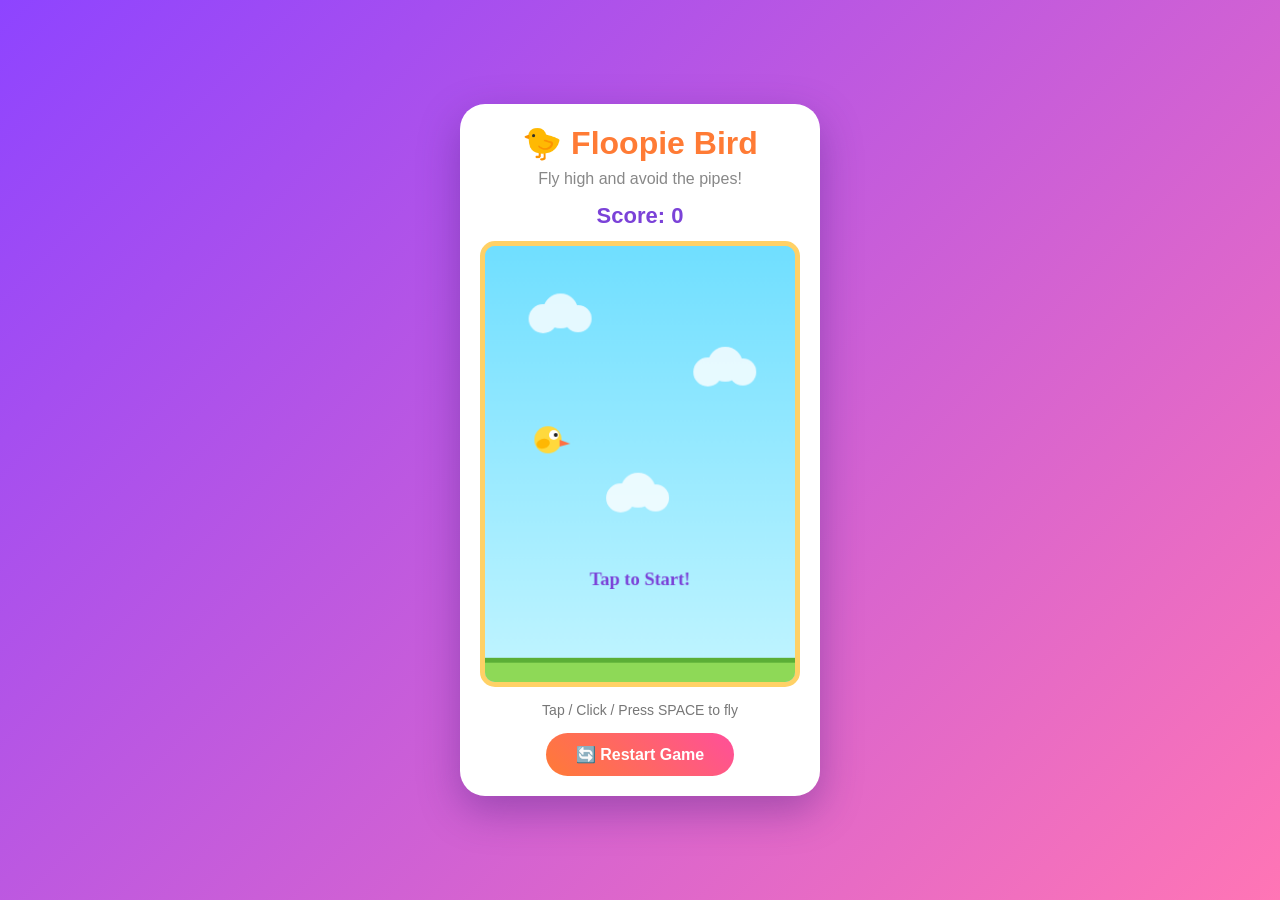
<file: bird.html>
<!DOCTYPE html>
<html lang="en">
<head>
<meta charset="UTF-8">
<meta name="viewport" content="width=device-width, initial-scale=1.0">
<title>Floopie Bird 🐤</title>

<style>
* {
    margin: 0;
    padding: 0;
    box-sizing: border-box;
}

body {
    font-family: 'Trebuchet MS', sans-serif;
    background: linear-gradient(135deg, #8e44ff, #ff75b5);
    min-height: 100vh;
    display: flex;
    justify-content: center;
    align-items: center;
}

.game-container {
    width: 360px;
    max-width: 95vw;
    text-align: center;
    background: #fff;
    padding: 20px;
    border-radius: 25px;
    box-shadow: 0 15px 40px #49208066;
}

h1 {
    color: #ff7b35;
    font-size: 32px;
    margin-bottom: 8px;
}

.subtitle {
    color: #888;
    margin-bottom: 15px;
}

.score {
    font-size: 22px;
    font-weight: bold;
    color: #7b42d8;
    margin-bottom: 12px;
}

canvas {
    width: 100%;
    height: auto;
    display: block;
    border: 5px solid #ffd166;
    border-radius: 15px;
    background: #75dfff;
    cursor: pointer;
}

.controls {
    margin-top: 15px;
    color: #777;
    font-size: 14px;
}

button {
    background: linear-gradient(45deg, #ff7b35, #ff4f9a);
    color: white;
    border: none;
    padding: 12px 30px;
    border-radius: 30px;
    font-size: 16px;
    font-weight: bold;
    cursor: pointer;
    margin-top: 15px;
    transition: 0.2s;
}

button:hover {
    transform: scale(1.07);
}

</style>
</head>

<body>

<div class="game-container">

    <h1>🐤 Floopie Bird</h1>
    <p class="subtitle">Fly high and avoid the pipes!</p>

    <div class="score">
        Score: <span id="score">0</span>
    </div>

    <canvas id="gameCanvas" width="320" height="450"></canvas>

    <p class="controls">
        Tap / Click / Press SPACE to fly
    </p>

    <button id="restartBtn">🔄 Restart Game</button>

</div>

<script>
const canvas = document.getElementById("gameCanvas");
const ctx = canvas.getContext("2d");

const scoreText = document.getElementById("score");
const restartBtn = document.getElementById("restartBtn");

let bird, pipes, score, gameOver, started;
let frame = 0;

function resetGame() {
    bird = {
        x: 65,
        y: 200,
        velocity: 0,
        gravity: 0.35,
        jump: -6.5,
        radius: 14
    };

    pipes = [];
    score = 0;
    frame = 0;
    gameOver = false;
    started = false;

    scoreText.textContent = score;
    draw();
}

function drawBird() {
    // Bird body
    ctx.fillStyle = "#FFD93D";
    ctx.beginPath();
    ctx.arc(bird.x, bird.y, bird.radius, 0, Math.PI * 2);
    ctx.fill();

    // Wing
    ctx.fillStyle = "#FFB703";
    ctx.beginPath();
    ctx.ellipse(
        bird.x - 5,
        bird.y + 4,
        7,
        5,
        -0.3,
        0,
        Math.PI * 2
    );
    ctx.fill();

    // Eye
    ctx.fillStyle = "white";
    ctx.beginPath();
    ctx.arc(bird.x + 6, bird.y - 5, 5, 0, Math.PI * 2);
    ctx.fill();

    ctx.fillStyle = "#222";
    ctx.beginPath();
    ctx.arc(bird.x + 8, bird.y - 5, 2, 0, Math.PI * 2);
    ctx.fill();

    // Beak
    ctx.fillStyle = "#FF7043";
    ctx.beginPath();
    ctx.moveTo(bird.x + 12, bird.y);
    ctx.lineTo(bird.x + 23, bird.y + 4);
    ctx.lineTo(bird.x + 12, bird.y + 7);
    ctx.fill();
}

function drawBackground() {
    let sky = ctx.createLinearGradient(0, 0, 0, 450);
    sky.addColorStop(0, "#70DFFF");
    sky.addColorStop(1, "#C2F5FF");

    ctx.fillStyle = sky;
    ctx.fillRect(0, 0, 320, 450);

    // Clouds
    ctx.fillStyle = "rgba(255,255,255,0.8)";

    drawCloud(60, 75);
    drawCloud(230, 130);
    drawCloud(140, 260);

    // Ground
    ctx.fillStyle = "#8ED957";
    ctx.fillRect(0, 425, 320, 25);

    ctx.fillStyle = "#5BAE36";
    ctx.fillRect(0, 425, 320, 5);
}

function drawCloud(x, y) {
    ctx.beginPath();
    ctx.arc(x, y, 15, 0, Math.PI * 2);
    ctx.arc(x + 18, y - 8, 18, 0, Math.PI * 2);
    ctx.arc(x + 36, y, 14, 0, Math.PI * 2);
    ctx.fill();
}

function createPipe() {
    let gap = 135;
    let topHeight = Math.random() * 170 + 40;

    pipes.push({
        x: 320,
        top: topHeight,
        bottom: topHeight + gap,
        width: 48,
        scored: false
    });
}

function drawPipes() {
    pipes.forEach(pipe => {
        // Pipe gradient
        let gradient = ctx.createLinearGradient(
            pipe.x, 0, pipe.x + pipe.width, 0
        );

        gradient.addColorStop(0, "#26B34A");
        gradient.addColorStop(0.5, "#72E36C");
        gradient.addColorStop(1, "#168A38");

        ctx.fillStyle = gradient;

        // Top pipe
        ctx.fillRect(pipe.x, 0, pipe.width, pipe.top);
        ctx.fillRect(pipe.x - 5, pipe.top - 18, pipe.width + 10, 18);

        // Bottom pipe
        ctx.fillRect(
            pipe.x,
            pipe.bottom,
            pipe.width,
            425 - pipe.bottom
        );

        ctx.fillRect(
            pipe.x - 5,
            pipe.bottom,
            pipe.width + 10,
            18
        );
    });
}

function collision(pipe) {
    const birdLeft = bird.x - bird.radius;
    const birdRight = bird.x + bird.radius;
    const birdTop = bird.y - bird.radius;
    const birdBottom = bird.y + bird.radius;

    const hitPipe =
        birdRight > pipe.x &&
        birdLeft < pipe.x + pipe.width &&
        (birdTop < pipe.top || birdBottom > pipe.bottom);

    return hitPipe;
}

function draw() {
    drawBackground();
    drawPipes();
    drawBird();

    if (!started && !gameOver) {
        ctx.fillStyle = "#7B42D8";
        ctx.font = "bold 19px Trebuchet MS";
        ctx.textAlign = "center";
        ctx.fillText("Tap to Start!", 160, 350);
    }

    if (gameOver) {
        ctx.fillStyle = "rgba(0,0,0,0.55)";
        ctx.fillRect(0, 0, 320, 450);

        ctx.fillStyle = "#fff";
        ctx.textAlign = "center";
        ctx.font = "bold 30px Trebuchet MS";
        ctx.fillText("GAME OVER!", 160, 200);

        ctx.font = "bold 20px Trebuchet MS";
        ctx.fillText("Score: " + score, 160, 240);
        ctx.font = "15px Trebuchet MS";
        ctx.fillText("Press Restart to play again", 160, 280);
    }
}

function update() {
    if (!started || gameOver) return;

    frame++;

    bird.velocity += bird.gravity;
    bird.y += bird.velocity;

    if (frame % 95 === 0) {
        createPipe();
    }

    pipes.forEach(pipe => {
        pipe.x -= 2;

        if (!pipe.scored && pipe.x + pipe.width < bird.x) {
            score++;
            pipe.scored = true;
            scoreText.textContent = score;
        }

        if (collision(pipe)) {
            endGame();
        }
    });

    pipes = pipes.filter(pipe => pipe.x > -60);

    if (bird.y + bird.radius > 425 ||
        bird.y - bird.radius < 0) {
        endGame();
    }
}

function endGame() {
    gameOver = true;
    draw();
}

function jump() {
    if (gameOver) return;

    started = true;
    bird.velocity = bird.jump;
}

function gameLoop() {
    update();
    draw();
    requestAnimationFrame(gameLoop);
}

canvas.addEventListener("click", jump);

document.addEventListener("keydown", e => {
    if (e.code === "Space") {
        e.preventDefault();
        jump();
    }
});

restartBtn.addEventListener("click", resetGame);

resetGame();
gameLoop();

</script>

</body>
</html>
</file>
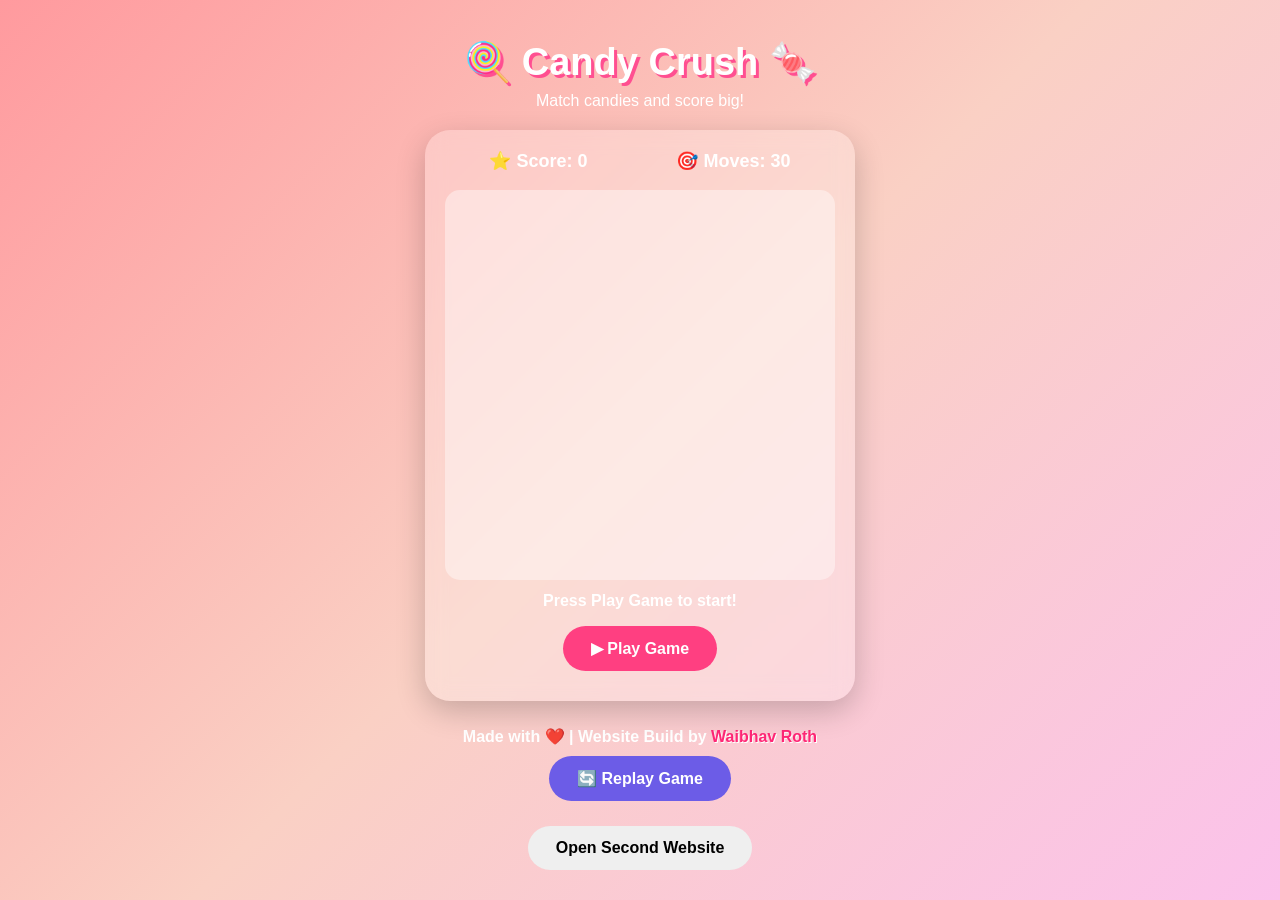
<file: candy.html>
<!DOCTYPE html>
<html lang="en">
<head>
<meta charset="UTF-8">
<meta name="viewport" content="width=device-width, initial-scale=1.0">
<title>Candy Crush Game</title>

<style>
* {
    margin: 0;
    padding: 0;
    box-sizing: border-box;
}

body {
    font-family: 'Arial', sans-serif;
    background: linear-gradient(135deg, #ff9a9e, #fad0c4, #fbc2eb);
    min-height: 100vh;
    display: flex;
    flex-direction: column;
    align-items: center;
    color: #fff;
    padding: 20px;
}

header {
    text-align: center;
    margin: 20px 0;
}

header h1 {
    font-size: 38px;
    color: #fff;
    text-shadow: 3px 3px #ff4f91;
}

header p {
    color: #fff;
    margin-top: 8px;
}

.game-container {
    background: rgba(255,255,255,0.25);
    backdrop-filter: blur(10px);
    padding: 20px;
    border-radius: 25px;
    box-shadow: 0 10px 30px rgba(0,0,0,0.2);
    text-align: center;
    width: min(100%, 430px);
}

.score-board {
    display: flex;
    justify-content: space-around;
    margin-bottom: 18px;
    font-size: 18px;
    font-weight: bold;
    color: #fff;
}

#game-board {
    display: grid;
    grid-template-columns: repeat(8, 1fr);
    gap: 5px;
    width: 100%;
    aspect-ratio: 1;
    background: rgba(255,255,255,0.4);
    padding: 7px;
    border-radius: 15px;
}

.candy {
    border-radius: 12px;
    cursor: pointer;
    display: flex;
    align-items: center;
    justify-content: center;
    font-size: clamp(18px, 6vw, 30px);
    background: rgba(255,255,255,0.3);
    transition: transform 0.15s;
    user-select: none;
}

.candy:hover {
    transform: scale(1.1);
}

.candy.selected {
    outline: 3px solid white;
    transform: scale(0.9);
}

button {
    border: none;
    padding: 13px 28px;
    border-radius: 30px;
    font-size: 16px;
    font-weight: bold;
    cursor: pointer;
    margin: 10px 5px;
    transition: 0.3s;
}

.play-btn {
    background: #ff3f81;
    color: white;
}

.play-btn:hover {
    background: #e91e63;
    transform: scale(1.05);
}

.replay-btn {
    background: #6c5ce7;
    color: white;
}

.replay-btn:hover {
    background: #4834d4;
    transform: scale(1.05);
}

#message {
    margin-top: 12px;
    min-height: 24px;
    font-weight: bold;
    color: white;
}

footer {
    margin-top: auto;
    padding: 25px 10px 5px;
    text-align: center;
    color: white;
    font-weight: bold;
}

footer span {
    color: #ff2776;
    text-shadow: 1px 1px white;
}

@media(max-width: 400px) {
    .game-container {
        padding: 12px;
    }
}
</style>
</head>

<body>

<header>
    <h1>🍭 Candy Crush 🍬</h1>
    <p>Match candies and score big!</p>
</header>

<div class="game-container">

    <div class="score-board">
        <div>⭐ Score: <span id="score">0</span></div>
        <div>🎯 Moves: <span id="moves">30</span></div>
    </div>

    <div id="game-board"></div>

    <div id="message">Press Play Game to start!</div>

    <button class="play-btn" onclick="startGame()">
        ▶ Play Game
    </button>

</div>

<footer>
    <p>Made with ❤️ | Website Build by
        <span>Waibhav Roth</span>
    </p>
    <button class="replay-btn" onclick="startGame()">
        🔄 Replay Game
    </button>
</footer>

<script>
const board = document.getElementById("game-board");
const scoreDisplay = document.getElementById("score");
const movesDisplay = document.getElementById("moves");
const message = document.getElementById("message");

const width = 8;
const candies = ["🍭", "🍬", "🍫", "🍒", "🍓", "🍇"];

let squares = [];
let score = 0;
let moves = 30;
let selected = null;
let playing = false;
let busy = false;

function randomCandy() {
    return candies[Math.floor(Math.random() * candies.length)];
}

function createBoard() {
    board.innerHTML = "";
    squares = [];

    for (let i = 0; i < width * width; i++) {
        const candy = document.createElement("div");
        candy.classList.add("candy");
        candy.textContent = randomCandy();
        candy.dataset.id = i;

        candy.addEventListener("click", () => selectCandy(i));

        board.appendChild(candy);
        squares.push(candy);
    }

    clearMatches(false);
}

function startGame() {
    score = 0;
    moves = 30;
    selected = null;
    playing = true;
    busy = false;

    scoreDisplay.textContent = score;
    movesDisplay.textContent = moves;
    message.textContent = "Match 3 or more candies! 🍬";

    createBoard();
}

function selectCandy(index) {
    if (!playing || busy) return;

    if (selected === null) {
        selected = index;
        squares[index].classList.add("selected");
        return;
    }

    if (selected === index) {
        squares[index].classList.remove("selected");
        selected = null;
        return;
    }

    const first = selected;
    squares[first].classList.remove("selected");
    selected = null;

    if (!isAdjacent(first, index)) {
        selected = index;
        squares[index].classList.add("selected");
        return;
    }

    swapCandies(first, index);
}

function isAdjacent(a, b) {
    const rowA = Math.floor(a / width);
    const rowB = Math.floor(b / width);

    return (
        Math.abs(a - b) === width ||
        (rowA === rowB && Math.abs(a - b) === 1)
    );
}

function swapCandies(a, b) {
    busy = true;

    const temp = squares[a].textContent;
    squares[a].textContent = squares[b].textContent;
    squares[b].textContent = temp;

    setTimeout(() => {
        const matches = findMatches();

        if (matches.length > 0) {
            moves--;
            movesDisplay.textContent = moves;
            processMatches();
        } else {
            const temp = squares[a].textContent;
            squares[a].textContent = squares[b].textContent;
            squares[b].textContent = temp;
            busy = false;
            message.textContent = "No match! Try again 😊";
        }
    }, 180);
}

function findMatches() {
    const matched = new Set();

    // Horizontal matches
    for (let row = 0; row < width; row++) {
        let count = 1;

        for (let col = 1; col <= width; col++) {
            const current = row * width + col;
            const previous = row * width + col - 1;

            if (
                col < width &&
                squares[current].textContent === squares[previous].textContent
            ) {
                count++;
            } else {
                if (count >= 3) {
                    for (let k = 0; k < count; k++) {
                        matched.add(row * width + col - 1 - k);
                    }
                }
                count = 1;
            }
        }
    }

    // Vertical matches
    for (let col = 0; col < width; col++) {
        let count = 1;

        for (let row = 1; row <= width; row++) {
            const current = row * width + col;
            const previous = (row - 1) * width + col;

            if (
                row < width &&
                squares[current].textContent === squares[previous].textContent
            ) {
                count++;
            } else {
                if (count >= 3) {
                    for (let k = 0; k < count; k++) {
                        matched.add((row - 1 - k) * width + col);
                    }
                }
                count = 1;
            }
        }
    }

    return [...matched];
}

function clearMatches(initial = false) {
    let matches = findMatches();

    while (matches.length > 0) {
        matches.forEach(index => {
            squares[index].textContent = randomCandy();
        });
        matches = findMatches();
    }
}

function processMatches() {
    const matches = findMatches();

    if (matches.length === 0) {
        busy = false;
        return;
    }

    matches.forEach(index => {
        squares[index].textContent = "";
    });

    score += matches.length * 10;
    scoreDisplay.textContent = score;
    message.textContent = "Sweet! +" + matches.length * 10 + " points 🍭";

    setTimeout(() => {
        dropCandies();
    }, 180);
}

function dropCandies() {
    for (let col = 0; col < width; col++) {
        let candiesAbove = [];

        for (let row = width - 1; row >= 0; row--) {
            const index = row * width + col;

            if (squares[index].textContent !== "") {
                candiesAbove.push(squares[index].textContent);
            }
        }

        for (let row = width - 1; row >= 0; row--) {
            const index = row * width + col;
            squares[index].textContent =
                candiesAbove[width - 1 - row] || randomCandy();
        }
    }

    setTimeout(() => {
        const matches = findMatches();

        if (matches.length > 0) {
            processMatches();
        } else {
            busy = false;

            if (moves <= 0) {
                playing = false;
                message.textContent = "🎉 Game Over! Final Score: " + score;
            }
        }
    }, 200);
}
</script>

</body>
<button onclick="window.open('oxgame.html', '_blank')">
    Open Second Website
</button>
</html>
</file>
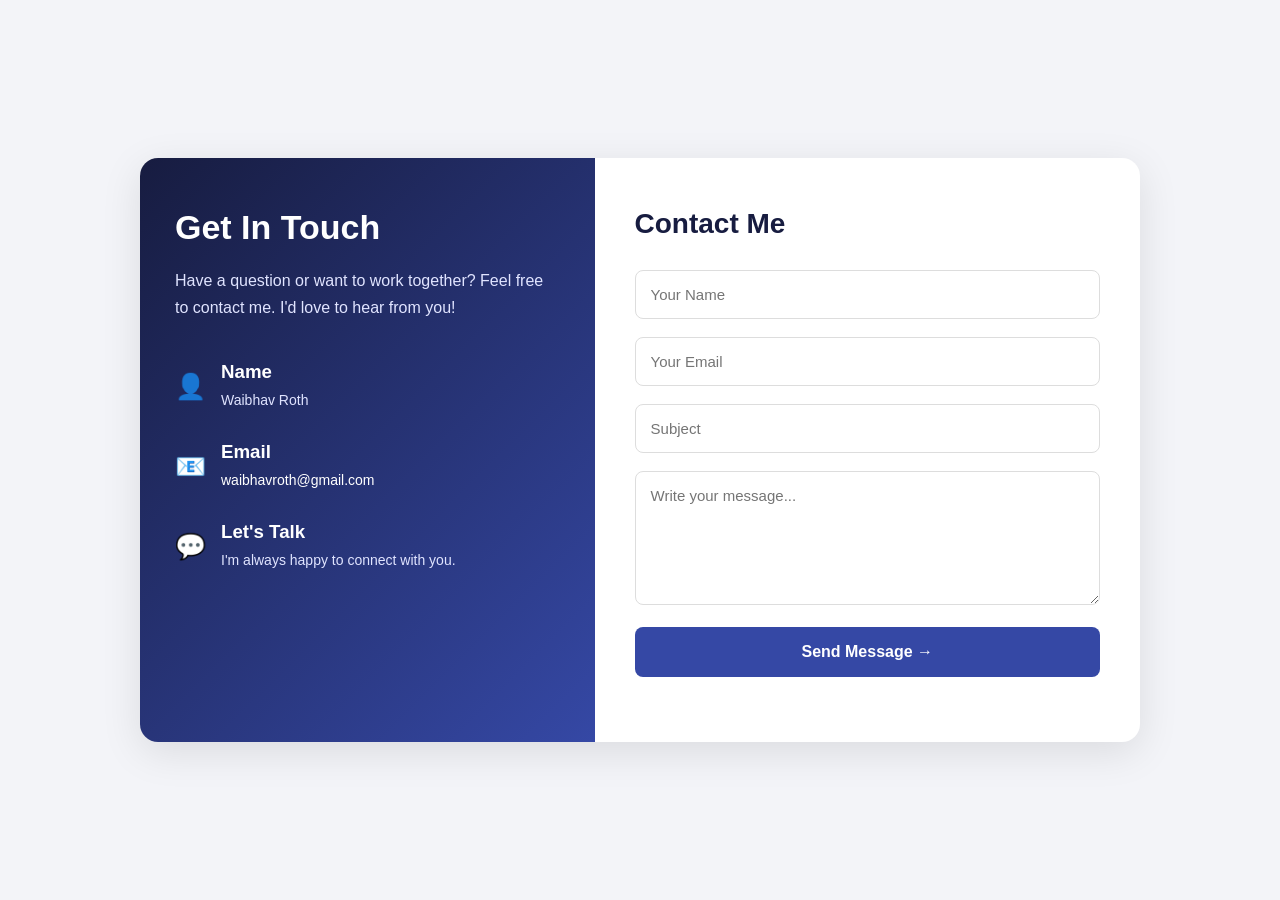
<file: contact.html>
<!DOCTYPE html>
<html lang="en">
<head>
    <meta charset="UTF-8">
    <meta name="viewport" content="width=device-width, initial-scale=1.0">
    <title>Contact Us | Waibhav Roth</title>
    <style>
        
* {
    margin: 0;
    padding: 0;
    box-sizing: border-box;
    font-family: Arial, sans-serif;
}

body {
    background: #f3f4f8;
}

.contact-section {
    min-height: 100vh;
    display: flex;
    align-items: center;
    justify-content: center;
    padding: 40px 20px;
}

.contact-container {
    width: 100%;
    max-width: 1000px;
    display: grid;
    grid-template-columns: 1fr 1.2fr;
    background: white;
    border-radius: 18px;
    overflow: hidden;
    box-shadow: 0 10px 40px rgba(0,0,0,0.1);
}

.contact-info {
    background: linear-gradient(135deg, #171c40, #3548a5);
    color: white;
    padding: 50px 35px;
}

.contact-info h1 {
    font-size: 34px;
    margin-bottom: 20px;
}

.contact-info > p {
    line-height: 1.7;
    color: #e0e4ff;
    margin-bottom: 40px;
}

.info-item {
    display: flex;
    align-items: center;
    gap: 15px;
    margin-bottom: 30px;
}

.info-item span {
    font-size: 25px;
}

.info-item h3 {
    margin-bottom: 7px;
}

.info-item p {
    color: #e0e4ff;
    font-size: 14px;
    line-height: 1.5;
}

.info-item a {
    color: white;
    text-decoration: none;
}

.info-item a:hover {
    text-decoration: underline;
}

.contact-form {
    padding: 50px 40px;
}

.contact-form h2 {
    font-size: 28px;
    color: #171c40;
    margin-bottom: 30px;
}

.contact-form input,
.contact-form textarea {
    width: 100%;
    padding: 15px;
    margin-bottom: 18px;
    border: 1px solid #ddd;
    border-radius: 8px;
    outline: none;
    font-size: 15px;
    transition: 0.3s;
}

.contact-form input:focus,
.contact-form textarea:focus {
    border-color: #3548a5;
    box-shadow: 0 0 5px rgba(53,72,165,0.2);
}

.contact-form textarea {
    resize: vertical;
}

.contact-form button {
    width: 100%;
    padding: 16px;
    background: #3548a5;
    color: white;
    border: none;
    border-radius: 8px;
    font-size: 16px;
    font-weight: bold;
    cursor: pointer;
    transition: 0.3s;
}

.contact-form button:hover {
    background: #171c40;
    transform: translateY(-2px);
}

#response {
    margin-top: 15px;
    font-size: 14px;
    color: #3548a5;
}

@media (max-width: 768px) {
    .contact-container {
        grid-template-columns: 1fr;
    }

    .contact-info,
    .contact-form {
        padding: 35px 25px;
    }

    .contact-info h1 {
        font-size: 28px;
    }
}

    </style>
</head>
<body>

    <section class="contact-section">
        <div class="contact-container">

            <div class="contact-info">
                <h1>Get In Touch</h1>
                <p>
                    Have a question or want to work together?
                    Feel free to contact me. I'd love to hear from you!
                </p>

                <div class="info-item">
                    <span>👤</span>
                    <div>
                        <h3>Name</h3>
                        <p>Waibhav Roth</p>
                    </div>
                </div>

                <div class="info-item">
                    <span>📧</span>
                    <div>
                        <h3>Email</h3>
                        <p>
                            <a href="mailto:waibhavroth@gmail.com">
                                waibhavroth@gmail.com
                            </a>
                        </p>
                    </div>
                </div>

                <div class="info-item">
                    <span>💬</span>
                    <div>
                        <h3>Let's Talk</h3>
                        <p>I'm always happy to connect with you.</p>
                    </div>
                </div>
            </div>

            <div class="contact-form">
                <h2>Contact Me</h2>

                <form id="contactForm">
                    <input
                        type="text"
                        id="name"
                        placeholder="Your Name"
                        required
                    >

                    <input
                        type="email"
                        id="email"
                        placeholder="Your Email"
                        required
                    >

                    <input
                        type="text"
                        id="subject"
                        placeholder="Subject"
                        required
                    >

                    <textarea
                        id="message"
                        placeholder="Write your message..."
                        rows="6"
                        required
                    ></textarea>

                    <button type="submit">Send Message →</button>
                </form>

                <p id="response"></p>
            </div>

        </div>
    </section>

    

    <script>
        
const contactForm = document.getElementById("contactForm");
const response = document.getElementById("response");

contactForm.addEventListener("submit", function(event) {
    event.preventDefault();

    const name = document.getElementById("name").value.trim();
    const email = document.getElementById("email").value.trim();
    const subject = document.getElementById("subject").value.trim();
    const message = document.getElementById("message").value.trim();

    if (!name || !email || !subject || !message) {
        response.textContent = "Please fill in all fields.";
        return;
    }

    const emailPattern = /^[^\s@]+@[^\s@]+\.[^\s@]+$/;

    if (!emailPattern.test(email)) {
        response.textContent = "Please enter a valid email address.";
        return;
    }

    const mailSubject = encodeURIComponent(subject);
    const mailBody = encodeURIComponent(
        "Name: " + name +
        "\nEmail: " + email +
        "\n\nMessage:\n" + message
    );

    response.textContent = "Opening your email application...";

    window.location.href =
        "mailto:waibhavroth@gmail.com?subject=" +
        mailSubject + "&body=" + mailBody;
});

    </script>
</body>
</html>
</file>
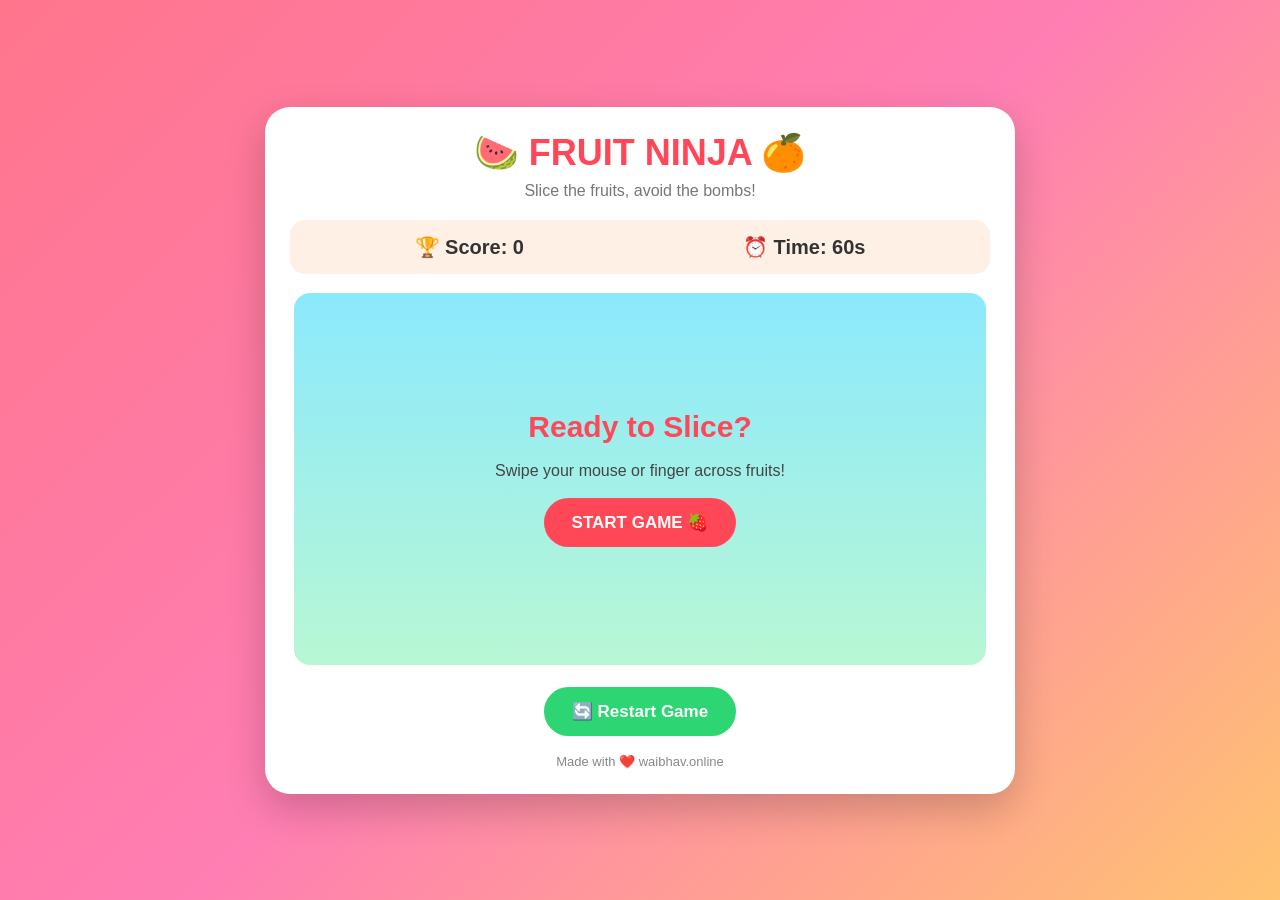
<file: ninja.html>
<!DOCTYPE html>
<html lang="en">
<head>
    <meta charset="UTF-8">
    <meta name="viewport" content="width=device-width, initial-scale=1.0">
    <title>Fruit Ninja Game</title>
    <style>
        
* {
    margin: 0;
    padding: 0;
    box-sizing: border-box;
}

body {
    font-family: Arial, sans-serif;
    background: linear-gradient(135deg, #ff758c, #ff7eb3, #ffc371);
    min-height: 100vh;
    display: flex;
    justify-content: center;
    align-items: center;
    padding: 15px;
}

.game-container {
    width: 100%;
    max-width: 750px;
    background: white;
    border-radius: 25px;
    padding: 25px;
    text-align: center;
    box-shadow: 0 15px 40px #0003;
}

h1 {
    color: #ff4757;
    font-size: 36px;
    margin-bottom: 8px;
}

.subtitle {
    color: #777;
    margin-bottom: 20px;
}

.stats {
    display: flex;
    justify-content: space-around;
    background: #fff0e5;
    padding: 15px;
    border-radius: 15px;
    font-size: 20px;
    font-weight: bold;
    color: #333;
    margin-bottom: 15px;
}

.game-area {
    height: 380px;
    position: relative;
    overflow: hidden;
    border-radius: 20px;
    background: linear-gradient(#8be9fd, #b8f7d4);
    border: 4px solid #fff;
    touch-action: none;
}

.welcome {
    position: absolute;
    inset: 0;
    display: flex;
    flex-direction: column;
    justify-content: center;
    align-items: center;
    gap: 18px;
    padding: 15px;
    z-index: 5;
}

.welcome h2 {
    font-size: 30px;
    color: #ff4757;
}

.welcome p {
    color: #444;
}

button {
    border: none;
    padding: 14px 28px;
    border-radius: 30px;
    background: #ff4757;
    color: white;
    font-size: 17px;
    font-weight: bold;
    cursor: pointer;
    transition: 0.3s;
}

button:hover {
    background: #e84118;
    transform: scale(1.06);
}

#restartBtn {
    margin-top: 18px;
    background: #2ed573;
}

#restartBtn:hover {
    background: #20bf6b;
}

.fruit {
    position: absolute;
    font-size: 48px;
    cursor: crosshair;
    user-select: none;
    animation: spin 1.5s linear infinite;
    transform: translate(-50%, -50%);
}

@keyframes spin {
    50% {
        rotate: 20deg;
    }
}

.footer {
    margin-top: 18px;
    color: #888;
    font-size: 13px;
}

@media(max-width: 500px) {
    h1 {
        font-size: 27px;
    }

    .game-area {
        height: 350px;
    }

    .stats {
        font-size: 16px;
    }
}

    </style>
</head>
<body>

    <div class="game-container">
        <h1>🍉 FRUIT NINJA 🍊</h1>
        <p class="subtitle">Slice the fruits, avoid the bombs!</p>

        <div class="stats">
            <div>🏆 Score: <span id="score">0</span></div>
            <div>⏰ Time: <span id="time">60</span>s</div>
        </div>

        <div class="game-area" id="gameArea">
            <div class="welcome" id="welcome">
                <h2>Ready to Slice?</h2>
                <p>Swipe your mouse or finger across fruits!</p>
                <button id="startBtn">START GAME 🍓</button>
            </div>
        </div>

        <button id="restartBtn">🔄 Restart Game</button>
        <p class="footer">Made with ❤️ waibhav.online</p>
    </div>
    <script>
        
const gameArea = document.getElementById("gameArea");
const scoreDisplay = document.getElementById("score");
const timeDisplay = document.getElementById("time");
const startBtn = document.getElementById("startBtn");
const restartBtn = document.getElementById("restartBtn");
const welcome = document.getElementById("welcome");

const fruits = ["🍎", "🍊", "🍉", "🍓", "🍍", "🍇", "🥝", "🍌"];

let score = 0;
let time = 60;
let playing = false;
let timer;
let fruitTimer;

function startGame() {
    score = 0;
    time = 60;
    playing = true;

    scoreDisplay.textContent = score;
    timeDisplay.textContent = time;

    welcome.style.display = "none";
    gameArea.querySelectorAll(".fruit").forEach(f => f.remove());

    clearInterval(timer);
    clearInterval(fruitTimer);

    timer = setInterval(() => {
        time--;
        timeDisplay.textContent = time;

        if (time <= 0) {
            endGame();
        }
    }, 1000);

    fruitTimer = setInterval(createFruit, 750);
}

function createFruit() {
    if (!playing) return;

    const fruit = document.createElement("div");
    fruit.className = "fruit";
    fruit.textContent = fruits[Math.floor(Math.random() * fruits.length)];

    const x = Math.random() * (gameArea.clientWidth - 60) + 30;

    fruit.style.left = x + "px";
    fruit.style.top = (gameArea.clientHeight + 30) + "px";

    gameArea.appendChild(fruit);

    let y = gameArea.clientHeight + 30;

    const animation = setInterval(() => {
        if (!playing || !fruit.isConnected) {
            clearInterval(animation);
            return;
        }

        y -= 4;
        fruit.style.top = y + "px";

        if (y < -60) {
            fruit.remove();
            clearInterval(animation);
        }
    }, 20);

    fruit.addEventListener("pointerdown", () => sliceFruit(fruit, animation));
}

function sliceFruit(fruit, animation) {
    if (!playing || !fruit.isConnected) return;

    score += 10;
    scoreDisplay.textContent = score;

    const splash = document.createElement("div");
    splash.textContent = "✨";
    splash.style.position = "absolute";
    splash.style.left = fruit.style.left;
    splash.style.top = fruit.style.top;
    splash.style.fontSize = "35px";

    gameArea.appendChild(splash);

    setTimeout(() => splash.remove(), 300);

    fruit.remove();
    clearInterval(animation);
}

function endGame() {
    playing = false;

    clearInterval(timer);
    clearInterval(fruitTimer);

    gameArea.querySelectorAll(".fruit").forEach(f => f.remove());

    welcome.style.display = "flex";
    welcome.innerHTML = `
        <h2>🎮 GAME OVER!</h2>
        <p>Your Final Score: ${score} 🏆</p>
        <button onclick="startGame()">PLAY AGAIN 🍉</button>
    `;
}

startBtn.addEventListener("click", startGame);
restartBtn.addEventListener("click", startGame);

    </script>
</body>
</html>
</file>
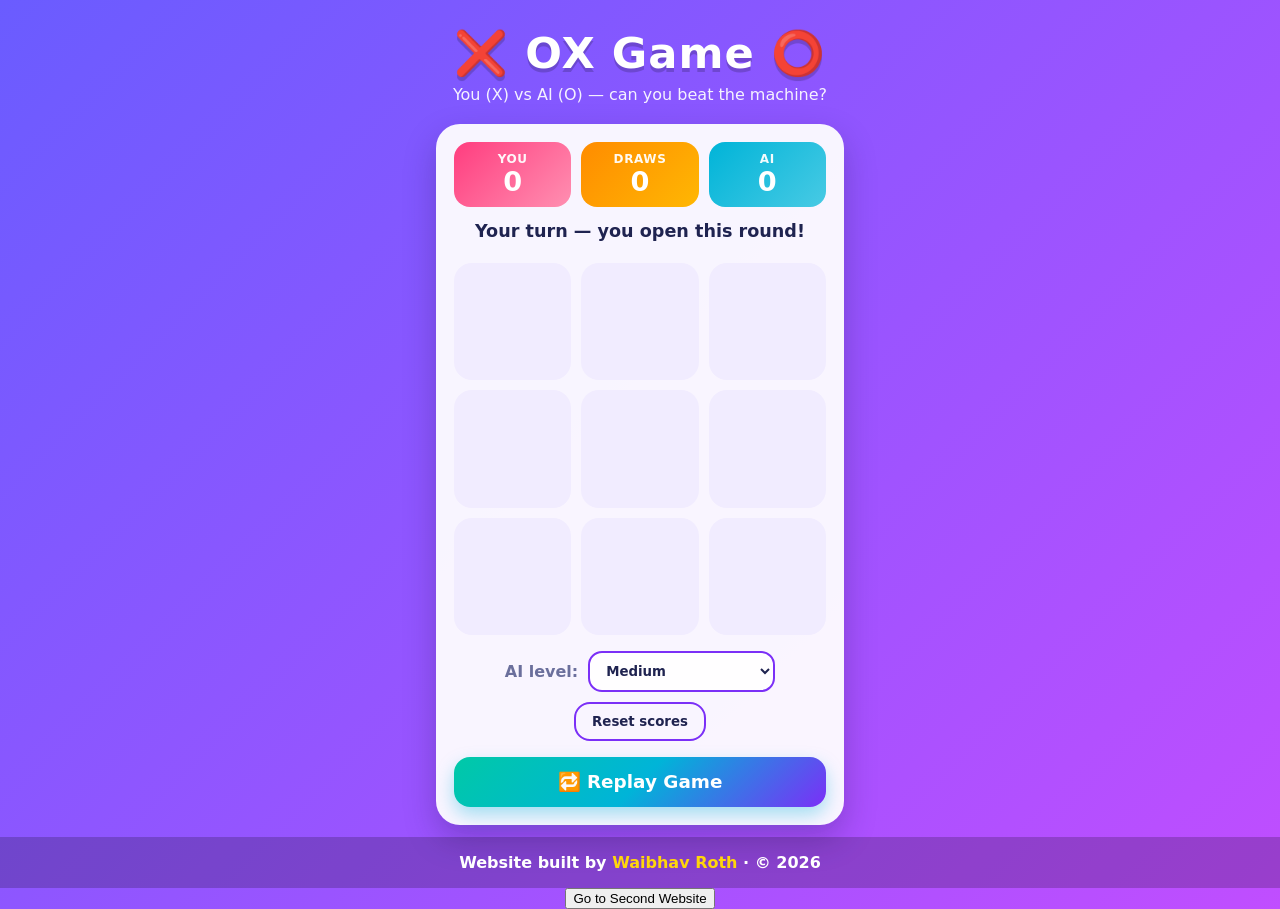
<file: oxgame.html>
<!DOCTYPE html>
<html lang="en">
<head>
<meta charset="UTF-8">
<meta name="viewport" content="width=device-width, initial-scale=1, viewport-fit=cover">
<title>OX Game – You vs AI</title>
<style>
  :root {
    box-sizing: border-box;
    padding-top: env(safe-area-inset-top, 0px);
    padding-bottom: env(safe-area-inset-bottom, 0px);
    --text: #1f2350;
    --muted: #6b6f9c;
    --card: rgba(255, 255, 255, 0.94);
    --cell: #f1ecff;
    --x: #ff3d7f;
    --o: #00b4d8;
    --accent: #7b2ff7;
    --win-bg: #ffd60a;
    --shadow: rgba(40, 20, 90, 0.28);
  }
  @media (prefers-color-scheme: dark) {
    :root:not([data-theme="light"]) {
      --text: #f1f0ff;
      --muted: #b1aee0;
      --card: rgba(30, 27, 64, 0.95);
      --cell: #2c2860;
      --shadow: rgba(0, 0, 0, 0.5);
    }
  }
  :root[data-theme="dark"] {
    --text: #f1f0ff;
    --muted: #b1aee0;
    --card: rgba(30, 27, 64, 0.95);
    --cell: #2c2860;
    --shadow: rgba(0, 0, 0, 0.5);
  }

  *, *::before, *::after { box-sizing: inherit; }
  html { height: 100%; scroll-padding-top: env(safe-area-inset-top, 0px); }
  body {
    margin: 0;
    min-height: 100%;
    display: flex;
    flex-direction: column;
    align-items: center;
    font-family: "Segoe UI", system-ui, -apple-system, Roboto, Arial, sans-serif;
    color: var(--text);
    background: linear-gradient(135deg, #6a5cff, #c44dff 35%, #ff6ec4 65%, #ffb347);
    background-size: 300% 300%;
    animation: bgShift 14s ease infinite;
  }
  @keyframes bgShift {
    0% { background-position: 0% 50%; }
    50% { background-position: 100% 50%; }
    100% { background-position: 0% 50%; }
  }

  main { width: 100%; max-width: 440px; padding: 28px 16px 12px; flex: 1; }
  h1 {
    margin: 0;
    text-align: center;
    color: #fff;
    font-size: clamp(2rem, 8vw, 2.7rem);
    letter-spacing: 1px;
    text-shadow: 0 4px 0 rgba(0, 0, 0, 0.18);
  }
  .sub { margin: 6px 0 20px; text-align: center; color: #fff; opacity: 0.92; font-weight: 500; }

  .card {
    background: var(--card);
    border-radius: 24px;
    padding: 18px;
    box-shadow: 0 14px 32px var(--shadow);
  }

  .scores { display: grid; grid-template-columns: repeat(3, 1fr); gap: 10px; margin-bottom: 14px; }
  .score { color: #fff; border-radius: 16px; padding: 10px 4px; text-align: center; }
  .score small {
    display: block;
    font-size: 0.75rem;
    font-weight: 700;
    letter-spacing: 0.6px;
    text-transform: uppercase;
    opacity: 0.95;
  }
  .score b { font-size: 1.7rem; }
  .s-you { background: linear-gradient(135deg, #ff3d7f, #ff8fb1); }
  .s-draw { background: linear-gradient(135deg, #ff8c00, #ffb703); }
  .s-ai { background: linear-gradient(135deg, #00b4d8, #48cae4); }

  .status { min-height: 1.6em; margin: 2px 0 14px; text-align: center; font-weight: 800; font-size: 1.1rem; }
  .status.win { color: #16a34a; }
  .status.lose { color: var(--x); }
  .status.ai { color: var(--o); }

  .board { display: grid; grid-template-columns: repeat(3, 1fr); gap: 10px; aspect-ratio: 1 / 1; }
  .cell {
    display: flex;
    align-items: center;
    justify-content: center;
    border: 0;
    border-radius: 18px;
    padding: 0;
    background: var(--cell);
    color: inherit;
    font-family: inherit;
    font-weight: 900;
    font-size: clamp(2.6rem, 14vw, 4rem);
    cursor: pointer;
    transition: transform 0.15s ease, filter 0.15s ease;
  }
  .cell:not(:disabled):hover { transform: scale(1.05); filter: brightness(1.08); }
  .cell:disabled { cursor: default; }
  .cell.x { color: var(--x); animation: drop 0.3s ease-out; }
  .cell.o { color: var(--o); animation: drop 0.3s ease-out; }
  .cell.win { background: var(--win-bg); animation: pop 0.6s ease 2; }
  @keyframes drop { from { transform: scale(0.4); opacity: 0; } }
  @keyframes pop { 50% { transform: scale(1.12); } }

  .controls {
    display: flex;
    flex-wrap: wrap;
    gap: 10px;
    align-items: center;
    justify-content: center;
    margin-top: 16px;
  }
  .controls label { font-weight: 700; color: var(--muted); }
  select {
    font-family: inherit;
    font-weight: 700;
    padding: 10px 12px;
    border-radius: 14px;
    border: 2px solid var(--accent);
    background: var(--card);
    color: var(--text);
  }
  .btn {
    font-family: inherit;
    font-weight: 800;
    border: 0;
    border-radius: 16px;
    padding: 14px 22px;
    color: #fff;
    cursor: pointer;
    background: linear-gradient(135deg, #7b2ff7, #f107a3);
    box-shadow: 0 8px 18px rgba(123, 47, 247, 0.35);
    transition: transform 0.15s ease;
  }
  .btn:hover { transform: translateY(-2px); }
  .btn:active { transform: translateY(1px); }
  .btn.replay {
    width: 100%;
    margin-top: 16px;
    font-size: 1.15rem;
    background: linear-gradient(135deg, #00c9a7, #00b4d8 50%, #7b2ff7);
    box-shadow: 0 8px 18px rgba(0, 180, 216, 0.35);
  }
  .btn.ghost {
    background: transparent;
    color: var(--text);
    border: 2px solid var(--accent);
    box-shadow: none;
    padding: 10px 16px;
  }
  .btn:focus-visible, select:focus-visible, .cell:focus-visible {
    outline: 3px solid #ffd60a;
    outline-offset: 2px;
  }

  footer {
    width: 100%;
    padding: 16px;
    text-align: center;
    color: #fff;
    font-weight: 600;
    background: rgba(0, 0, 0, 0.2);
  }
  footer b { color: #ffd60a; }

  @media (max-width: 360px) {
    main { padding-left: 12px; padding-right: 12px; }
    .card { padding: 14px; }
  }
</style>
</head>
<body>
<main>
  <h1>❌ OX Game ⭕</h1>
  <p class="sub">You (X) vs AI (O) — can you beat the machine?</p>

  <section class="card">
    <div class="scores">
      <div class="score s-you"><small>You</small><b id="scoreYou">0</b></div>
      <div class="score s-draw"><small>Draws</small><b id="scoreDraw">0</b></div>
      <div class="score s-ai"><small>AI</small><b id="scoreAI">0</b></div>
    </div>

    <div class="status" id="status" aria-live="polite"></div>
    <div class="board" id="board"></div>

    <div class="controls">
      <label for="difficulty">AI level:</label>
      <select id="difficulty">
        <option value="easy">Easy</option>
        <option value="medium" selected>Medium</option>
        <option value="hard">Hard (unbeatable)</option>
      </select>
      <button class="btn ghost" id="resetScores">Reset scores</button>
    </div>

    <button class="btn replay" id="replayBtn">🔁 Replay Game</button>
  </section>
</main>

<footer>Website built by <b>Waibhav Roth</b> · © 2026</footer>

<script>
  const WIN_LINES = [[0,1,2],[3,4,5],[6,7,8],[0,3,6],[1,4,7],[2,5,8],[0,4,8],[2,4,6]];
  const $ = id => document.getElementById(id);
  const boardEl = $('board');
  const statusEl = $('status');
  const diffEl = $('difficulty');
  const cells = [];
  const scores = { X: 0, O: 0, draw: 0 };

  let board, current, starter = 'O', gameOver, winLine, busy, timer;

  for (let i = 0; i < 9; i++) {
    const cell = document.createElement('button');
    cell.className = 'cell';
    cell.setAttribute('aria-label', 'Square ' + (i + 1));
    cell.addEventListener('click', () => humanMove(i));
    boardEl.appendChild(cell);
    cells.push(cell);
  }

  // ---------- Game logic ----------
  function evaluate(b) {
    for (const [a, c, d] of WIN_LINES) {
      if (b[a] && b[a] === b[c] && b[a] === b[d]) return { winner: b[a], line: [a, c, d] };
    }
    return { winner: b.every(Boolean) ? 'draw' : null, line: null };
  }

  // Minimax: AI is 'O' (maximizer), human is 'X' (minimizer)
  function minimax(b, turn, depth) {
    const { winner } = evaluate(b);
    if (winner === 'O') return 10 - depth;
    if (winner === 'X') return depth - 10;
    if (winner === 'draw') return 0;

    const results = [];
    for (let i = 0; i < 9; i++) {
      if (b[i]) continue;
      b[i] = turn;
      results.push(minimax(b, turn === 'X' ? 'O' : 'X', depth + 1));
      b[i] = null;
    }
    return turn === 'O' ? Math.max(...results) : Math.min(...results);
  }

  function bestMove(b) {
    let best = -Infinity, move = -1;
    for (let i = 0; i < 9; i++) {
      if (b[i]) continue;
      b[i] = 'O';
      const score = minimax(b, 'X', 1);
      b[i] = null;
      if (score > best) { best = score; move = i; }
    }
    return move;
  }

  function aiMove() {
    const empty = [];
    board.forEach((v, i) => { if (!v) empty.push(i); });
    const randomMove = () => empty[Math.floor(Math.random() * empty.length)];
    const level = diffEl.value;

    if (level === 'easy' || (level === 'medium' && Math.random() < 0.5)) return randomMove();
    if (!board.some(Boolean)) return [0, 2, 4, 6, 8][Math.floor(Math.random() * 5)];
    return bestMove([...board]);
  }

  // ---------- Turn flow ----------
  function humanMove(i) {
    if (busy || gameOver || board[i] || current !== 'X') return;
    makeMove(i);
  }

  function makeMove(i) {
    board[i] = current;
    const result = evaluate(board);
    if (result.winner) return finish(result);

    current = current === 'X' ? 'O' : 'X';
    if (current === 'O') return scheduleAI();

    setStatus('Your turn — tap a square!');
    render();
  }

  function scheduleAI() {
    busy = true;
    setStatus('AI is thinking…', 'ai');
    render();
    timer = setTimeout(() => {
      busy = false;
      makeMove(aiMove());
    }, 700);
  }

  function finish({ winner, line }) {
    gameOver = true;
    winLine = line;
    if (winner === 'X') {
      scores.X++;
      setStatus('You win! 🎉 Great job!', 'win');
    } else if (winner === 'O') {
      scores.O++;
      setStatus('AI wins this round 🤖 Try again!', 'lose');
    } else {
      scores.draw++;
      setStatus('It’s a draw! 🤝');
    }
    updateScores();
    render();
  }

  function replay() {
    clearTimeout(timer);
    busy = false;
    gameOver = false;
    winLine = null;
    board = Array(9).fill(null);
    starter = starter === 'X' ? 'O' : 'X'; // players take turns opening each round
    current = starter;

    if (current === 'O') {
      scheduleAI();
    } else {
      setStatus('Your turn — you open this round!');
      render();
    }
  }

  // ---------- Rendering ----------
  function render() {
    cells.forEach((cell, i) => {
      const v = board[i];
      cell.textContent = v || '';
      cell.className = 'cell' +
        (v ? ' ' + v.toLowerCase() : '') +
        (winLine && winLine.includes(i) ? ' win' : '');
      cell.disabled = Boolean(v) || gameOver || busy || current !== 'X';
    });
  }

  function setStatus(text, tone = '') {
    statusEl.textContent = text;
    statusEl.className = 'status ' + tone;
  }

  function updateScores() {
    $('scoreYou').textContent = scores.X;
    $('scoreAI').textContent = scores.O;
    $('scoreDraw').textContent = scores.draw;
  }

  // ---------- Events ----------
  $('replayBtn').addEventListener('click', replay);
  $('resetScores').addEventListener('click', () => {
    scores.X = 0;
    scores.O = 0;
    scores.draw = 0;
    updateScores();
  });

  // Start the first round
  updateScores();
  replay();
</script>
</body>
<button onclick="window.location.href='index.html'">
    Go to Second Website
</button>
</html>
</file>
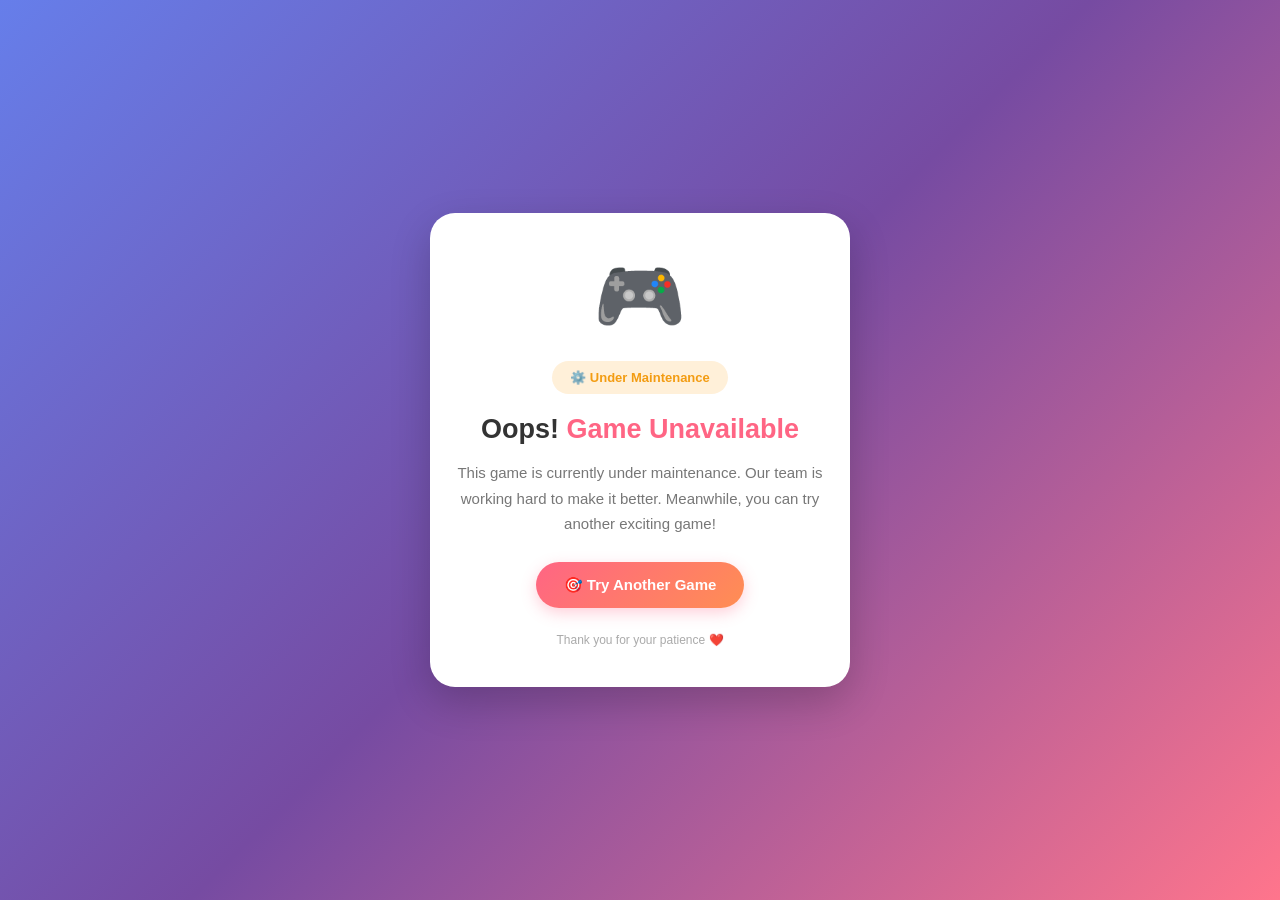
<file: page.html>
<!DOCTYPE html>
<html lang="en">
<head>
<meta charset="UTF-8">
<meta name="viewport" content="width=device-width, initial-scale=1.0">
<title>Game Under Maintenance</title>

<style>
* {
    margin: 0;
    padding: 0;
    box-sizing: border-box;
}

body {
    font-family: 'Poppins', Arial, sans-serif;
    min-height: 100vh;
    display: flex;
    justify-content: center;
    align-items: center;
    background: linear-gradient(135deg, #667eea, #764ba2, #ff758c);
    padding: 20px;
}

.container {
    background: white;
    width: 100%;
    max-width: 420px;
    padding: 40px 25px;
    border-radius: 25px;
    text-align: center;
    box-shadow: 0 15px 40px rgba(0,0,0,0.2);
    animation: appear 0.8s ease;
}

@keyframes appear {
    from {
        opacity: 0;
        transform: translateY(30px);
    }
    to {
        opacity: 1;
        transform: translateY(0);
    }
}

.game-icon {
    font-size: 75px;
    margin-bottom: 20px;
    animation: bounce 2s infinite;
}

@keyframes bounce {
    0%, 100% { transform: translateY(0); }
    50% { transform: translateY(-12px); }
}

h1 {
    color: #333;
    font-size: 27px;
    margin-bottom: 15px;
}

h1 span {
    color: #ff6584;
}

p {
    color: #777;
    font-size: 15px;
    line-height: 1.7;
    margin-bottom: 25px;
}

.status {
    display: inline-block;
    background: #fff0d9;
    color: #f39c12;
    padding: 9px 18px;
    border-radius: 30px;
    font-size: 13px;
    font-weight: bold;
    margin-bottom: 20px;
}

button {
    border: none;
    outline: none;
    padding: 14px 28px;
    border-radius: 30px;
    background: linear-gradient(135deg, #ff6584, #ff8e53);
    color: white;
    font-size: 15px;
    font-weight: bold;
    cursor: pointer;
    transition: 0.3s;
    box-shadow: 0 5px 15px rgba(255,101,132,0.3);
}

button:hover {
    transform: scale(1.06);
    box-shadow: 0 8px 20px rgba(255,101,132,0.4);
}

.footer {
    margin-top: 25px;
    color: #aaa;
    font-size: 12px;
}
</style>
</head>

<body>

<div class="container">

    <div class="game-icon">🎮</div>

    <div class="status">⚙️ Under Maintenance</div>

    <h1>Oops! <span>Game Unavailable</span></h1>

    <p>
        This game is currently under maintenance.
        Our team is working hard to make it better.
        Meanwhile, you can try another exciting game!
    </p>

    <button onclick="tryAnotherGame()">
        🎯 Try Another Game
    </button>

    <div class="footer">
        Thank you for your patience ❤️
    </div>

</div>

<script>
function tryAnotherGame() {
    // Change this URL to your other game page
    window.location.href = "index.html";
}
</script>

</body>
</html>
</file>
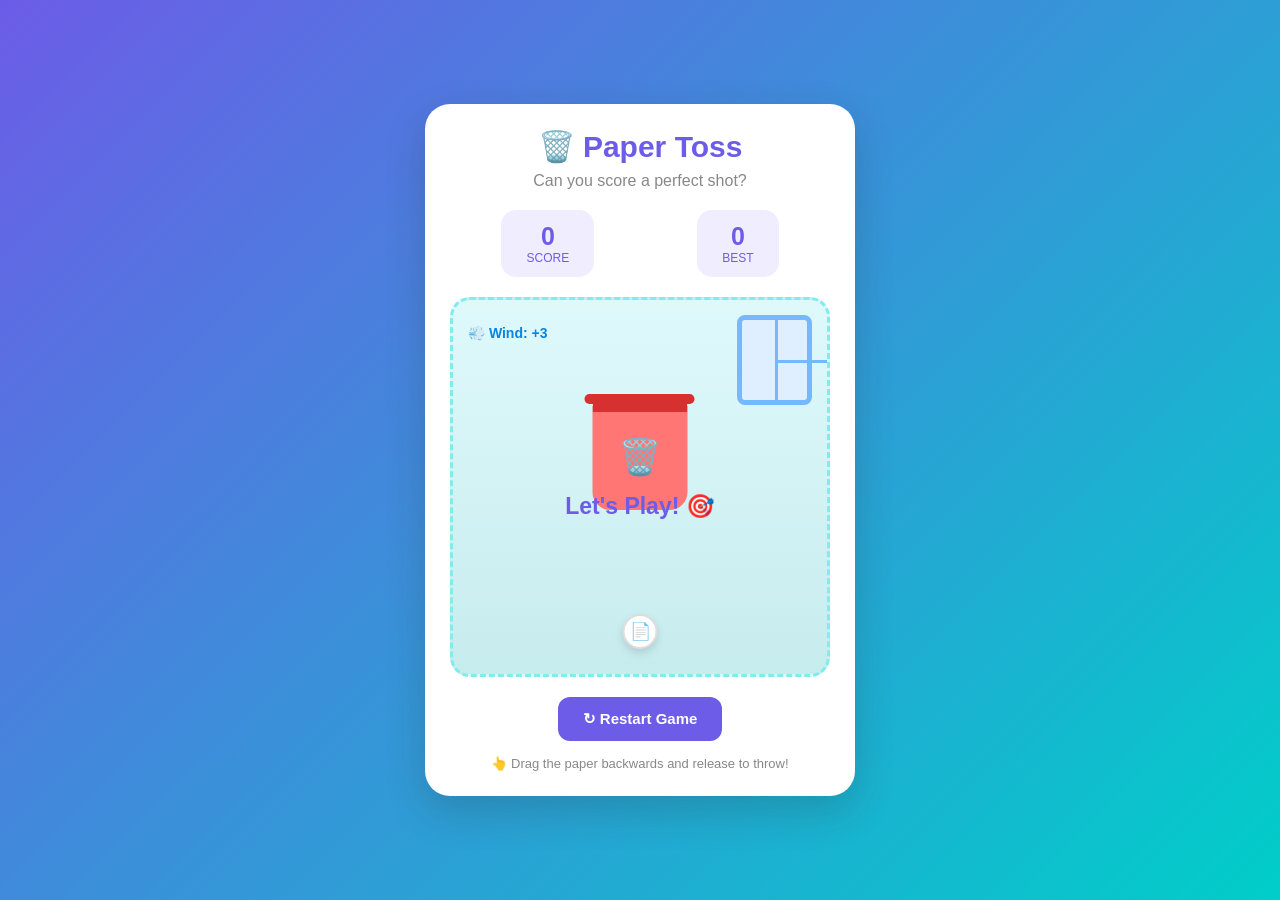
<file: papertoss.html>
<!DOCTYPE html>
<html lang="en">
<head>
<meta charset="UTF-8">
<meta name="viewport" content="width=device-width, initial-scale=1.0">
<title>Paper Toss Game</title>

<style>
* {
    margin: 0;
    padding: 0;
    box-sizing: border-box;
}

body {
    font-family: 'Segoe UI', sans-serif;
    background: linear-gradient(135deg, #6c5ce7, #00cec9);
    min-height: 100vh;
    display: flex;
    justify-content: center;
    align-items: center;
    padding: 20px;
}

.game {
    width: 100%;
    max-width: 430px;
    background: #fff;
    border-radius: 25px;
    padding: 25px;
    text-align: center;
    box-shadow: 0 15px 40px #2223;
}

h1 {
    color: #6c5ce7;
    font-size: 30px;
}

.subtitle {
    color: #888;
    margin: 8px 0 20px;
}

.scoreboard {
    display: flex;
    justify-content: space-around;
    margin-bottom: 20px;
}

.score-box {
    background: #f0edff;
    padding: 12px 25px;
    border-radius: 15px;
    color: #6c5ce7;
}

.score-box h2 {
    font-size: 25px;
}

.score-box p {
    font-size: 12px;
}

.play-area {
    height: 380px;
    background: linear-gradient(#dff9fb, #c7ecee);
    border-radius: 20px;
    position: relative;
    overflow: hidden;
    border: 3px dashed #81ecec;
    cursor: crosshair;
    touch-action: none;
}

.window {
    position: absolute;
    top: 15px;
    right: 15px;
    width: 75px;
    height: 90px;
    border: 5px solid #74b9ff;
    border-radius: 8px;
    background: #dfefff;
}

.window::before {
    content: "";
    position: absolute;
    left: 50%;
    height: 100%;
    border-left: 3px solid #74b9ff;
}

.window::after {
    content: "";
    position: absolute;
    top: 50%;
    width: 100%;
    border-top: 3px solid #74b9ff;
}

.bin {
    position: absolute;
    top: 100px;
    left: 50%;
    transform: translateX(-50%);
    width: 95px;
    height: 110px;
    background: #ff7675;
    border-radius: 5px 5px 18px 18px;
    border-top: 12px solid #d63031;
}

.bin::after {
    content: "";
    position: absolute;
    top: -18px;
    left: -8px;
    width: 110px;
    height: 10px;
    background: #d63031;
    border-radius: 10px;
}

.bin span {
    display: block;
    color: white;
    font-size: 35px;
    margin-top: 25px;
}

.paper {
    position: absolute;
    width: 35px;
    height: 35px;
    background: white;
    border: 2px solid #ddd;
    border-radius: 50%;
    box-shadow: 0 4px 8px #0002;
    bottom: 25px;
    left: 50%;
    transform: translateX(-50%);
    cursor: grab;
    z-index: 5;
    display: flex;
    justify-content: center;
    align-items: center;
    font-size: 17px;
    user-select: none;
}

.wind {
    position: absolute;
    top: 25px;
    left: 15px;
    color: #0984e3;
    font-weight: bold;
    font-size: 14px;
}

.message {
    position: absolute;
    top: 55%;
    left: 50%;
    transform: translate(-50%, -50%);
    font-size: 23px;
    font-weight: bold;
    color: #6c5ce7;
    width: 100%;
    pointer-events: none;
}

.controls {
    margin-top: 20px;
}

button {
    border: none;
    padding: 13px 25px;
    border-radius: 12px;
    background: #6c5ce7;
    color: white;
    font-size: 15px;
    font-weight: bold;
    cursor: pointer;
    transition: .2s;
}

button:hover {
    background: #4834d4;
    transform: scale(1.04);
}

.instructions {
    margin-top: 15px;
    color: #888;
    font-size: 13px;
}
</style>
</head>

<body>

<div class="game">

    <h1>🗑️ Paper Toss</h1>
    <p class="subtitle">Can you score a perfect shot?</p>

    <div class="scoreboard">
        <div class="score-box">
            <h2 id="score">0</h2>
            <p>SCORE</p>
        </div>

        <div class="score-box">
            <h2 id="best">0</h2>
            <p>BEST</p>
        </div>
    </div>

    <div class="play-area" id="gameArea">

        <div class="window"></div>

        <div class="wind" id="wind">
            💨 Wind: 0
        </div>

        <div class="bin" id="bin">
            <span>🗑️</span>
        </div>

        <div class="message" id="message">
            Let's Play! 🎯
        </div>

        <div class="paper" id="paper">📄</div>

    </div>

    <div class="controls">
        <button onclick="restartGame()">↻ Restart Game</button>
    </div>

    <p class="instructions">
        👆 Drag the paper backwards and release to throw!
    </p>

</div>

<script>
const area = document.getElementById("gameArea");
const paper = document.getElementById("paper");
const bin = document.getElementById("bin");
const scoreText = document.getElementById("score");
const bestText = document.getElementById("best");
const message = document.getElementById("message");
const windText = document.getElementById("wind");

let score = 0;
let best = Number(localStorage.getItem("paperBest")) || 0;
let dragging = false;
let startX = 0;
let startY = 0;
let wind = 0;
let busy = false;

bestText.textContent = best;

function newPaper() {
    paper.style.transition = "none";
    paper.style.left = "50%";
    paper.style.bottom = "25px";
    paper.style.top = "auto";
    paper.style.transform = "translateX(-50%)";
    paper.textContent = "📄";
    paper.style.opacity = "1";
}

function setWind() {
    wind = Math.floor(Math.random() * 9) - 4;
    windText.textContent = "💨 Wind: " +
        (wind > 0 ? "+" : "") + wind;
}

paper.addEventListener("pointerdown", function(e) {
    if (busy) return;

    dragging = true;
    startX = e.clientX;
    startY = e.clientY;

    paper.setPointerCapture(e.pointerId);
});

paper.addEventListener("pointermove", function(e) {
    if (!dragging) return;

    const dx = e.clientX - startX;
    const dy = e.clientY - startY;

    paper.style.left = `calc(50% + ${dx}px)`;
    paper.style.bottom = `${25 - dy}px`;
});

paper.addEventListener("pointerup", function(e) {
    if (!dragging) return;

    dragging = false;

    const dx = startX - e.clientX;
    const dy = e.clientY - startY;

    throwPaper(dx, dy);
});

function throwPaper(dx, dy) {
    if (busy) return;

    busy = true;

    const rect = area.getBoundingClientRect();
    const binRect = bin.getBoundingClientRect();

    const power = Math.min(
        Math.max(Math.hypot(dx, dy), 20), 200
    );

    const angle = Math.atan2(dy, dx);

    const targetX = rect.width / 2 +
        Math.sin(angle) * power * 1.5 + wind * 4;

    const targetY = rect.height - 25 -
        power * 1.3;

    paper.style.transition = "all .65s ease-out";
    paper.style.left = targetX + "px";
    paper.style.top = targetY + "px";
    paper.style.bottom = "auto";
    paper.style.transform = "translate(-50%, -50%) rotate(720deg)";

    setTimeout(() => {
        const paperRect = paper.getBoundingClientRect();

        const px = paperRect.left + paperRect.width / 2;
        const py = paperRect.top + paperRect.height / 2;

        const bx = binRect.left + binRect.width / 2;
        const by = binRect.top + binRect.height / 2;

        const distance = Math.hypot(px - bx, py - by);

        if (distance < 45 && power > 35) {
            score++;
            scoreText.textContent = score;

            message.textContent = "🎉 PERFECT SHOT!";

            if (score > best) {
                best = score;
                bestText.textContent = best;
                localStorage.setItem("paperBest", best);
            }
        } else {
            message.textContent = "😅 Try Again!";
        }

        setTimeout(() => {
            newPaper();
            message.textContent = "Aim & Throw! 🎯";
            setWind();
            busy = false;
        }, 700);

    }, 700);
}

function restartGame() {
    score = 0;
    scoreText.textContent = score;
    message.textContent = "Let's Play! 🎯";
    busy = false;
    dragging = false;
    newPaper();
    setWind();
}

setWind();
</script>

</body>
</html>
</file>
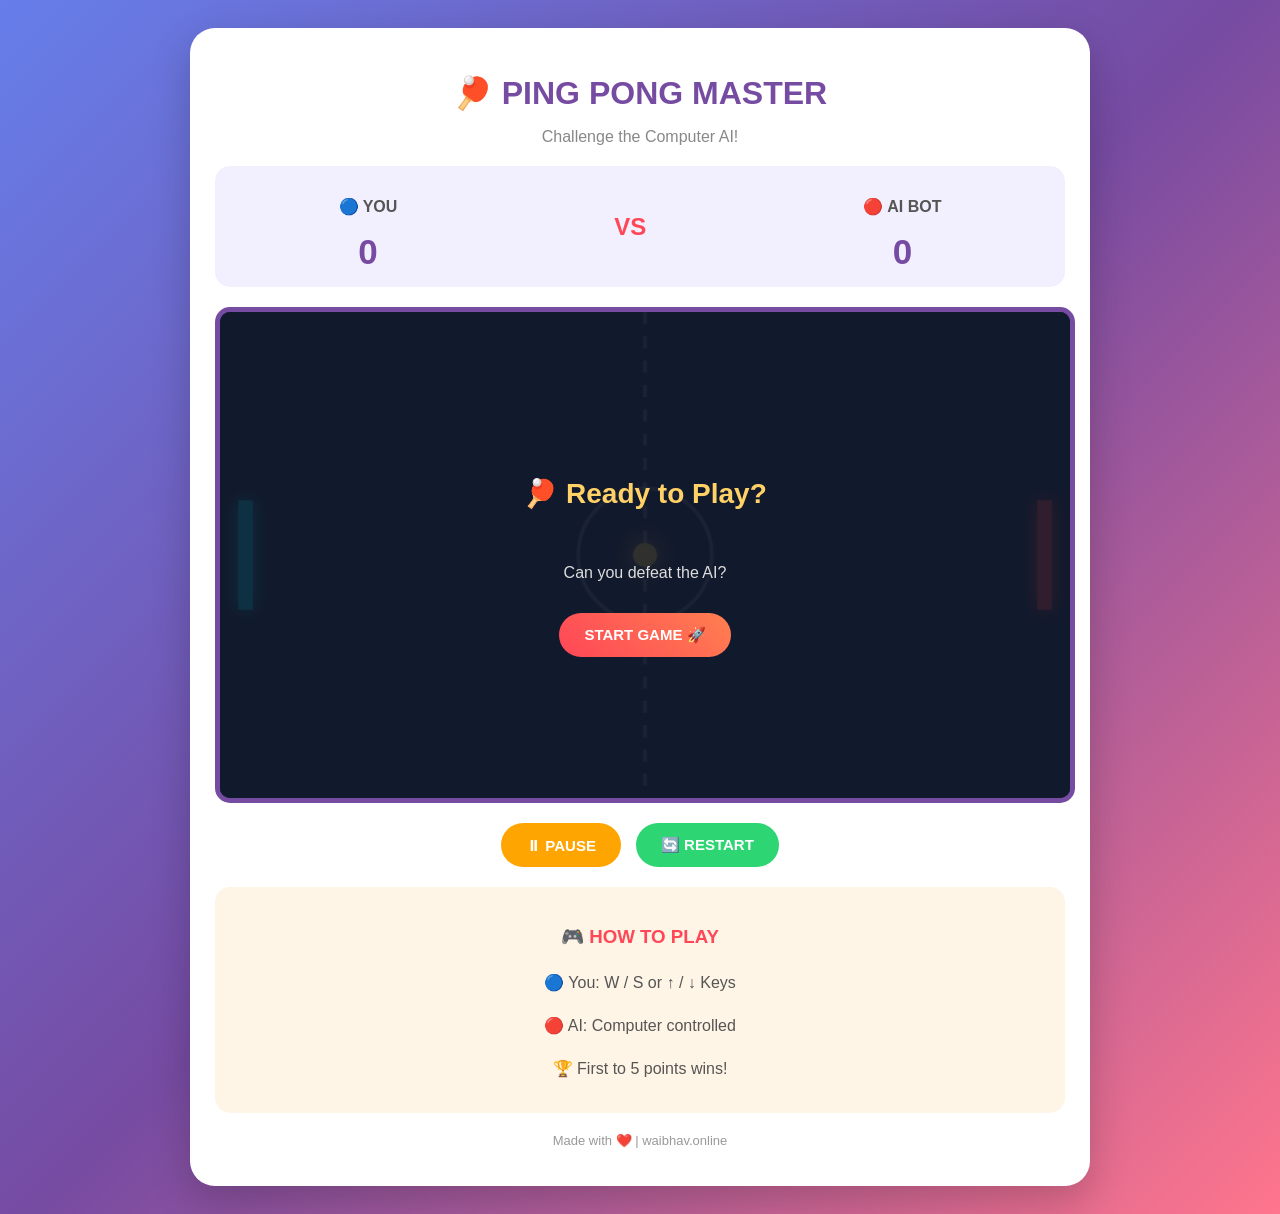
<file: ping.html>
<!DOCTYPE html>
<html lang="en">
<head>
    <meta charset="UTF-8">
    <meta name="viewport" content="width=device-width, initial-scale=1.0">
    <title>Ping Pong Master - AI Challenge</title>
    <style>
        \\\
* {
    margin: 0;
    padding: 0;
    box-sizing: border-box;
}

body {
    font-family: Arial, sans-serif;
    min-height: 100vh;
    display: flex;
    justify-content: center;
    align-items: center;
    padding: 20px;

    background: linear-gradient(
        135deg,
        #667eea,
        #764ba2,
        #ff758c
    );
}

.container {
    background: white;
    width: 100%;
    max-width: 850px;
    padding: 25px;
    border-radius: 25px;
    text-align: center;
    box-shadow: 0 15px 40px #0003;
}

h1 {
    color: #764ba2;
    font-size: 32px;
    margin-bottom: 8px;
}

.subtitle {
    color: #888;
    margin-bottom: 20px;
}

.score-board {
    display: flex;
    justify-content: space-around;
    align-items: center;
    background: #f2f0ff;
    padding: 15px;
    border-radius: 15px;
    margin-bottom: 20px;
}

.player h3 {
    color: #555;
    font-size: 16px;
}

.player span {
    display: block;
    font-size: 35px;
    font-weight: bold;
    color: #764ba2;
    margin-top: 5px;
}

.vs {
    font-size: 24px;
    font-weight: bold;
    color: #ff4757;
}

.game-box {
    position: relative;
    width: 100%;
    overflow: hidden;
    border: 5px solid #764ba2;
    border-radius: 15px;
    background: #172554;
}

canvas {
    width: 100%;
    display: block;
}

.overlay {
    position: absolute;
    inset: 0;
    background: #111827dd;
    display: flex;
    flex-direction: column;
    justify-content: center;
    align-items: center;
    color: white;
    gap: 15px;
    padding: 15px;
}

.overlay h2 {
    font-size: 28px;
    color: #ffd166;
}

.overlay p {
    color: #ddd;
}

button {
    border: none;
    padding: 13px 25px;
    border-radius: 30px;
    color: white;
    font-weight: bold;
    font-size: 15px;
    cursor: pointer;
    background: linear-gradient(45deg, #ff4757, #ff7f50);
    transition: 0.3s;
}

button:hover {
    transform: scale(1.07);
    opacity: 0.9;
}

.controls {
    display: flex;
    justify-content: center;
    gap: 15px;
    margin: 20px 0;
}

#pauseBtn {
    background: #ffa502;
}

#restartBtn {
    background: #2ed573;
}

.instructions {
    background: #fff5e6;
    padding: 15px;
    border-radius: 15px;
    line-height: 1.7;
    color: #555;
}

.instructions h3 {
    color: #ff4757;
    margin-bottom: 5px;
}

.footer {
    margin-top: 20px;
    color: #999;
    font-size: 13px;
}

@media(max-width: 550px) {
    h1 {
        font-size: 23px;
    }

    .container {
        padding: 15px;
    }

    .player h3 {
        font-size: 12px;
    }

    .controls button {
        padding: 12px 15px;
        font-size: 12px;
    }
}

    </style>
</head>
<body>

<div class="container">

    <h1>🏓 PING PONG MASTER</h1>
    <p class="subtitle">Challenge the Computer AI!</p>

    <div class="score-board">
        <div class="player">
            <h3>🔵 YOU</h3>
            <span id="score1">0</span>
        </div>

        <div class="vs">VS</div>

        <div class="player">
            <h3>🔴 AI BOT</h3>
            <span id="score2">0</span>
        </div>
    </div>

    <div class="game-box">
        <canvas id="gameCanvas" width="700" height="400"></canvas>

        <div class="overlay" id="overlay">
            <h2>🏓 Ready to Play?</h2>
            <p>Can you defeat the AI?</p>
            <button id="startBtn">START GAME 🚀</button>
        </div>
    </div>

    <div class="controls">
        <button id="pauseBtn">⏸ PAUSE</button>
        <button id="restartBtn">🔄 RESTART</button>
    </div>

    <div class="instructions">
        <h3>🎮 HOW TO PLAY</h3>
        <p>🔵 You: W / S or ↑ / ↓ Keys</p>
        <p>🔴 AI: Computer controlled</p>
        <p>🏆 First to 5 points wins!</p>
    </div>

    <p class="footer">Made with ❤️ | waibhav.online</p>

</div>

<script>
    
const canvas = document.getElementById("gameCanvas");
const ctx = canvas.getContext("2d");

const overlay = document.getElementById("overlay");

const score1Display = document.getElementById("score1");
const score2Display = document.getElementById("score2");

const startBtn = document.getElementById("startBtn");
const pauseBtn = document.getElementById("pauseBtn");
const restartBtn = document.getElementById("restartBtn");

const paddleWidth = 12;
const paddleHeight = 90;
const WIN_SCORE = 5;

let score1 = 0;
let score2 = 0;

let playing = false;
let paused = false;
let animationId = null;

const keys = {};

const player = {
    x: 15,
    y: 155,
    speed: 7,
    color: "#00d2ff"
};

const ai = {
    x: canvas.width - 27,
    y: 155,
    speed: 4.5,
    color: "#ff4757"
};

const ball = {
    x: canvas.width / 2,
    y: canvas.height / 2,
    radius: 10,
    speedX: 5,
    speedY: 4,
    color: "#ffd166"
};

// Keyboard controls
document.addEventListener("keydown", (e) => {
    keys[e.key.toLowerCase()] = true;

    if (["ArrowUp", "ArrowDown"].includes(e.key)) {
        e.preventDefault();
    }
});

document.addEventListener("keyup", (e) => {
    keys[e.key.toLowerCase()] = false;
});

// Background
function drawBackground() {
    ctx.fillStyle = "#172554";
    ctx.fillRect(0, 0, canvas.width, canvas.height);

    ctx.setLineDash([10, 10]);
    ctx.strokeStyle = "#ffffff55";
    ctx.lineWidth = 3;

    ctx.beginPath();
    ctx.moveTo(canvas.width / 2, 0);
    ctx.lineTo(canvas.width / 2, canvas.height);
    ctx.stroke();

    ctx.setLineDash([]);

    ctx.beginPath();
    ctx.arc(
        canvas.width / 2,
        canvas.height / 2,
        55,
        0,
        Math.PI * 2
    );

    ctx.strokeStyle = "#ffffff55";
    ctx.stroke();
}

// Draw paddles
function drawPaddle(paddle) {
    ctx.fillStyle = paddle.color;
    ctx.shadowBlur = 15;
    ctx.shadowColor = paddle.color;

    ctx.fillRect(
        paddle.x,
        paddle.y,
        paddleWidth,
        paddleHeight
    );

    ctx.shadowBlur = 0;
}

// Draw ball
function drawBall() {
    ctx.beginPath();

    ctx.arc(
        ball.x,
        ball.y,
        ball.radius,
        0,
        Math.PI * 2
    );

    ctx.fillStyle = ball.color;
    ctx.shadowBlur = 20;
    ctx.shadowColor = ball.color;

    ctx.fill();
    ctx.shadowBlur = 0;
}

// Draw everything
function drawGame() {
    drawBackground();
    drawPaddle(player);
    drawPaddle(ai);
    drawBall();
}

// Human player movement
function movePlayer() {
    if (keys["w"] || keys["arrowup"]) {
        player.y -= player.speed;
    }

    if (keys["s"] || keys["arrowdown"]) {
        player.y += player.speed;
    }

    player.y = Math.max(
        0,
        Math.min(canvas.height - paddleHeight, player.y)
    );
}

// AI opponent movement
function moveAI() {
    let targetY;

    // AI follows the ball when it approaches
    if (ball.speedX > 0) {
        targetY = ball.y - paddleHeight / 2;
    } else {
        // Return toward the center when ball moves away
        targetY = canvas.height / 2 - paddleHeight / 2;
    }

    // AI has limited speed for realistic gameplay
    const difference = targetY - ai.y;

    if (Math.abs(difference) > 5) {
        ai.y += Math.sign(difference) *
                Math.min(Math.abs(difference), ai.speed);
    }

    ai.y = Math.max(
        0,
        Math.min(canvas.height - paddleHeight, ai.y)
    );
}

// Reset ball after scoring
function resetBall(direction) {
    ball.x = canvas.width / 2;
    ball.y = canvas.height / 2;

    ball.speedX = 5 * direction;
    ball.speedY = Math.random() > 0.5 ? 4 : -4;
}

// Ball movement and collision
function updateBall() {
    ball.x += ball.speedX;
    ball.y += ball.speedY;

    // Top and bottom collision
    if (
        ball.y - ball.radius <= 0 ||
        ball.y + ball.radius >= canvas.height
    ) {
        ball.speedY *= -1;
    }

    // Player collision
    if (
        ball.speedX < 0 &&
        ball.x - ball.radius <= player.x + paddleWidth &&
        ball.x + ball.radius >= player.x &&
        ball.y >= player.y &&
        ball.y <= player.y + paddleHeight
    ) {
        ball.speedX = Math.abs(ball.speedX) * 1.05;

        ball.speedY += (
            ball.y - (player.y + paddleHeight / 2)
        ) * 0.08;

        ball.x = player.x + paddleWidth + ball.radius;
    }

    // AI collision
    if (
        ball.speedX > 0 &&
        ball.x + ball.radius >= ai.x &&
        ball.x - ball.radius <= ai.x + paddleWidth &&
        ball.y >= ai.y &&
        ball.y <= ai.y + paddleHeight
    ) {
        ball.speedX = -Math.abs(ball.speedX) * 1.05;

        ball.speedY += (
            ball.y - (ai.y + paddleHeight / 2)
        ) * 0.08;

        ball.x = ai.x - ball.radius;
    }

    // Limit ball speed
    ball.speedX = Math.max(-10, Math.min(10, ball.speedX));
    ball.speedY = Math.max(-8, Math.min(8, ball.speedY));

    // AI scores
    if (ball.x < 0) {
        score2++;
        score2Display.textContent = score2;

        if (checkWinner()) return;

        resetBall(1);
    }

    // Player scores
    if (ball.x > canvas.width) {
        score1++;
        score1Display.textContent = score1;

        if (checkWinner()) return;

        resetBall(-1);
    }
}

// Check winner
function checkWinner() {
    if (score1 >= WIN_SCORE || score2 >= WIN_SCORE) {
        endGame();
        return true;
    }

    return false;
}

// Main game loop
function gameLoop() {
    if (!playing || paused) return;

    movePlayer();
    moveAI();
    updateBall();
    drawGame();

    if (playing && !paused) {
        animationId = requestAnimationFrame(gameLoop);
    }
}

// Start game
function startGame() {
    score1 = 0;
    score2 = 0;

    score1Display.textContent = 0;
    score2Display.textContent = 0;

    player.y = 155;
    ai.y = 155;

    resetBall(Math.random() > 0.5 ? 1 : -1);

    playing = true;
    paused = false;

    overlay.style.display = "none";
    pauseBtn.textContent = "⏸ PAUSE";

    cancelAnimationFrame(animationId);
    gameLoop();
}

// Game over
function endGame() {
    playing = false;

    cancelAnimationFrame(animationId);

    const winner = score1 >= WIN_SCORE
        ? "YOU WIN! 🥳"
        : "AI WINS! 🤖";

    overlay.style.display = "flex";

    overlay.innerHTML = `
        <h2>🏆 GAME OVER!</h2>
        <p>${winner}</p>
        <p>Final Score: ${score1} - ${score2}</p>
        <button onclick="startGame()">PLAY AGAIN 🚀</button>
    `;
}

// Pause and resume
function togglePause() {
    if (!playing) return;

    paused = !paused;

    if (paused) {
        pauseBtn.textContent = "▶ RESUME";
        cancelAnimationFrame(animationId);
    } else {
        pauseBtn.textContent = "⏸ PAUSE";
        gameLoop();
    }
}

// Button events
startBtn.addEventListener("click", startGame);
restartBtn.addEventListener("click", startGame);
pauseBtn.addEventListener("click", togglePause);

// Initial screen
drawGame();

    </script>
</body>
</html>
</file>
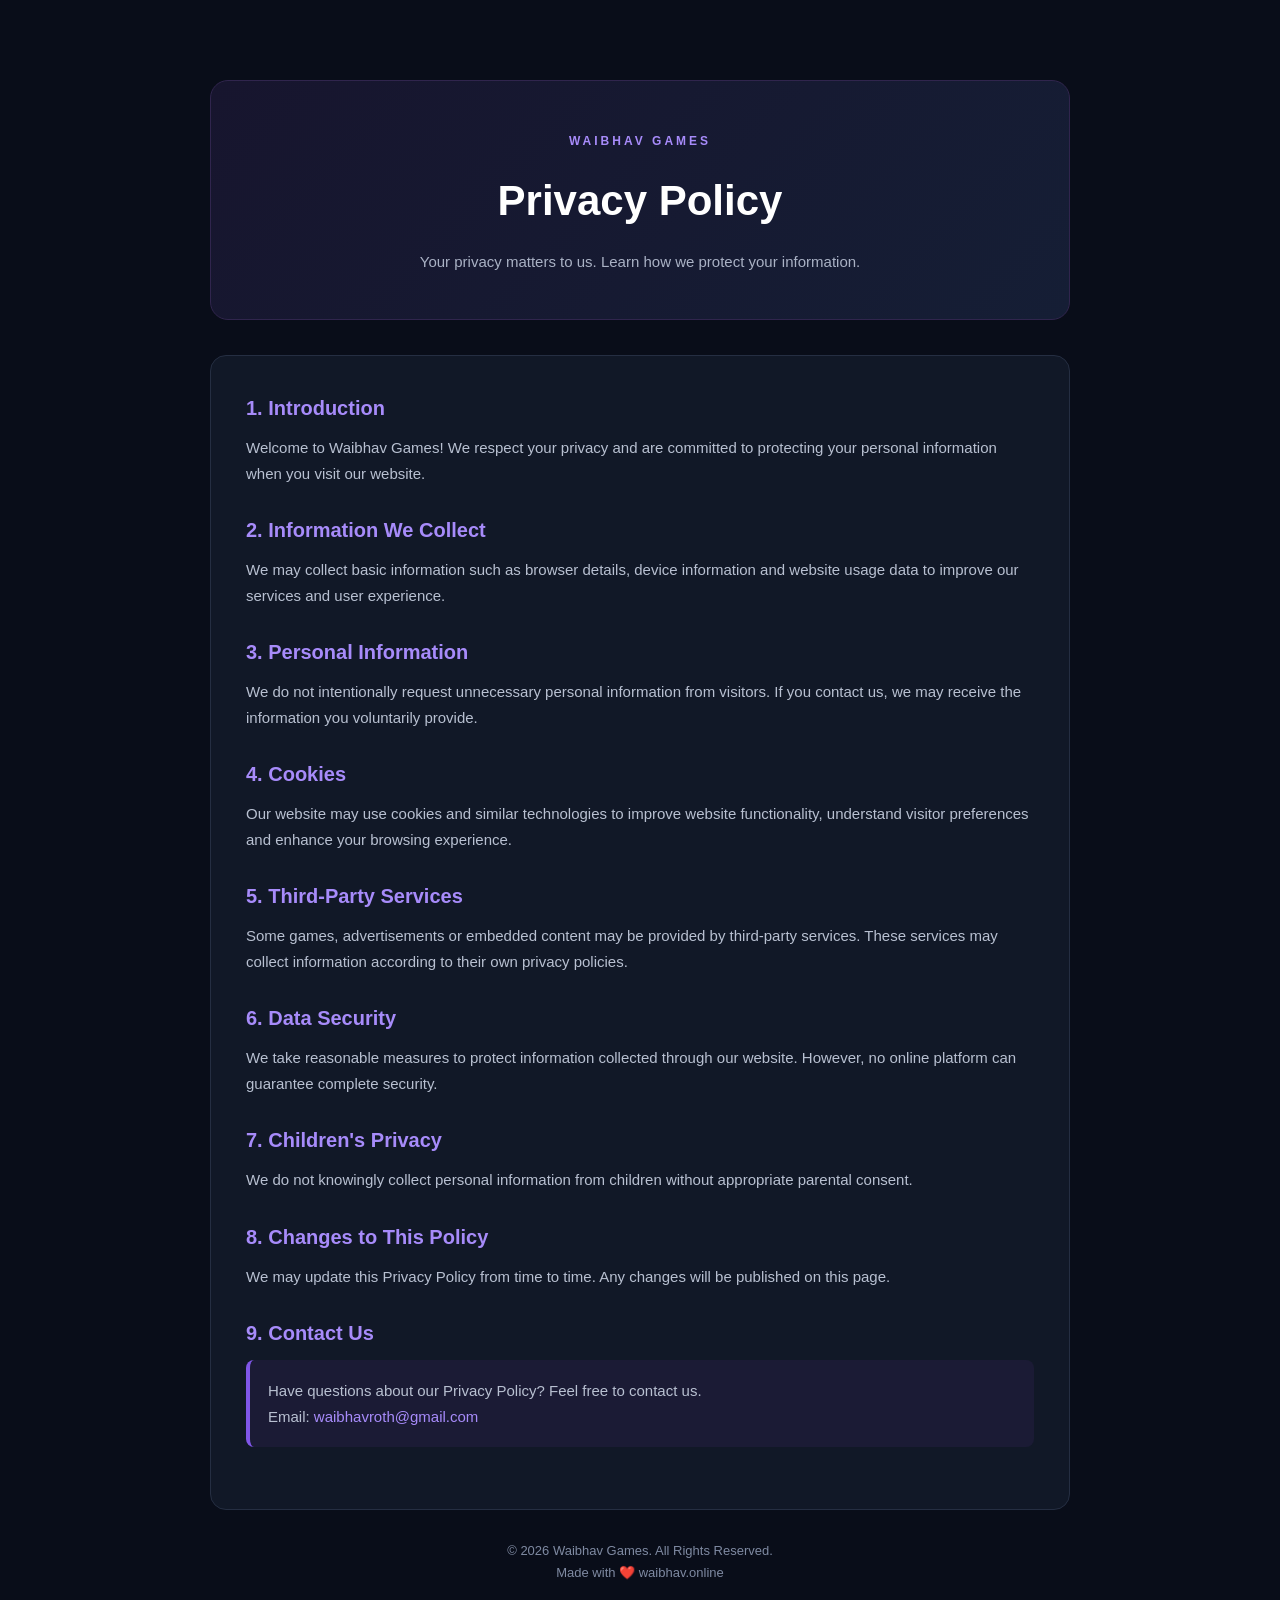
<file: privacy.html>
<!DOCTYPE html>
<html lang="en">
<head>
<meta charset="UTF-8">
<meta name="viewport" content="width=device-width, initial-scale=1.0">
<title>Privacy Policy | Waibhav Games</title>

<style>
* {
  margin: 0;
  padding: 0;
  box-sizing: border-box;
}

body {
  font-family: Arial, sans-serif;
  background: #090d19;
  color: #fff;
  line-height: 1.7;
}

.privacy-container {
  max-width: 900px;
  margin: 60px auto;
  padding: 20px;
}

.privacy-header {
  text-align: center;
  padding: 45px 20px;
  background: linear-gradient(135deg, #17152e, #151e35);
  border: 1px solid #30254d;
  border-radius: 18px;
  margin-bottom: 35px;
}

.privacy-header span {
  color: #a78bfa;
  font-size: 12px;
  font-weight: bold;
  letter-spacing: 3px;
}

.privacy-header h1 {
  font-size: clamp(30px, 5vw, 42px);
  margin: 12px 0;
}

.privacy-header p {
  color: #aab2c5;
  font-size: 15px;
}

.privacy-content {
  background: #111827;
  border: 1px solid #252e42;
  border-radius: 16px;
  padding: 35px;
}

.privacy-section {
  margin-bottom: 27px;
}

.privacy-section h2 {
  color: #a78bfa;
  font-size: 20px;
  margin-bottom: 10px;
}

.privacy-section p {
  color: #b8c0d1;
  font-size: 15px;
}

.privacy-section ul {
  padding-left: 22px;
  color: #b8c0d1;
}

.privacy-section li {
  margin-bottom: 9px;
}

.privacy-section li::marker {
  color: #a78bfa;
}

.privacy-contact {
  background: #1b1b35;
  border-left: 4px solid #8056e8;
  padding: 18px;
  border-radius: 8px;
}

.privacy-contact a {
  color: #a78bfa;
  text-decoration: none;
}

.privacy-footer {
  text-align: center;
  color: #7f8aa2;
  font-size: 13px;
  margin-top: 30px;
}

@media(max-width: 600px) {
  .privacy-container {
    margin: 25px auto;
    padding: 14px;
  }

  .privacy-content {
    padding: 22px;
  }

  .privacy-header {
    padding: 35px 15px;
  }
}
</style>
</head>

<body>

<div class="privacy-container">

  <div class="privacy-header">
    <span>WAIBHAV GAMES</span>
    <h1>Privacy Policy</h1>
    <p>Your privacy matters to us. Learn how we protect your information.</p>
  </div>

  <div class="privacy-content">

    <div class="privacy-section">
      <h2>1. Introduction</h2>
      <p>
        Welcome to Waibhav Games! We respect your privacy
        and are committed to protecting your personal
        information when you visit our website.
      </p>
    </div>

    <div class="privacy-section">
      <h2>2. Information We Collect</h2>
      <p>
        We may collect basic information such as browser
        details, device information and website usage data
        to improve our services and user experience.
      </p>
    </div>

    <div class="privacy-section">
      <h2>3. Personal Information</h2>
      <p>
        We do not intentionally request unnecessary personal
        information from visitors. If you contact us, we may
        receive the information you voluntarily provide.
      </p>
    </div>

    <div class="privacy-section">
      <h2>4. Cookies</h2>
      <p>
        Our website may use cookies and similar technologies
        to improve website functionality, understand visitor
        preferences and enhance your browsing experience.
      </p>
    </div>

    <div class="privacy-section">
      <h2>5. Third-Party Services</h2>
      <p>
        Some games, advertisements or embedded content may
        be provided by third-party services. These services
        may collect information according to their own
        privacy policies.
      </p>
    </div>

    <div class="privacy-section">
      <h2>6. Data Security</h2>
      <p>
        We take reasonable measures to protect information
        collected through our website. However, no online
        platform can guarantee complete security.
      </p>
    </div>

    <div class="privacy-section">
      <h2>7. Children's Privacy</h2>
      <p>
        We do not knowingly collect personal information
        from children without appropriate parental consent.
      </p>
    </div>

    <div class="privacy-section">
      <h2>8. Changes to This Policy</h2>
      <p>
        We may update this Privacy Policy from time to time.
        Any changes will be published on this page.
      </p>
    </div>

    <div class="privacy-section">
      <h2>9. Contact Us</h2>
      <div class="privacy-contact">
        <p>
          Have questions about our Privacy Policy?
          Feel free to contact us.
        </p>
        <p>
          Email:
          <a href="mailto:YOUR_EMAIL@example.com">
            waibhavroth@gmail.com
          </a>
        </p>
      </div>
    </div>

  </div>

  <div class="privacy-footer">
    <p>© 2026 Waibhav Games. All Rights Reserved.</p>
    <p>Made with ❤️ waibhav.online</p>
  </div>

</div>

</body>
</html>
</file>
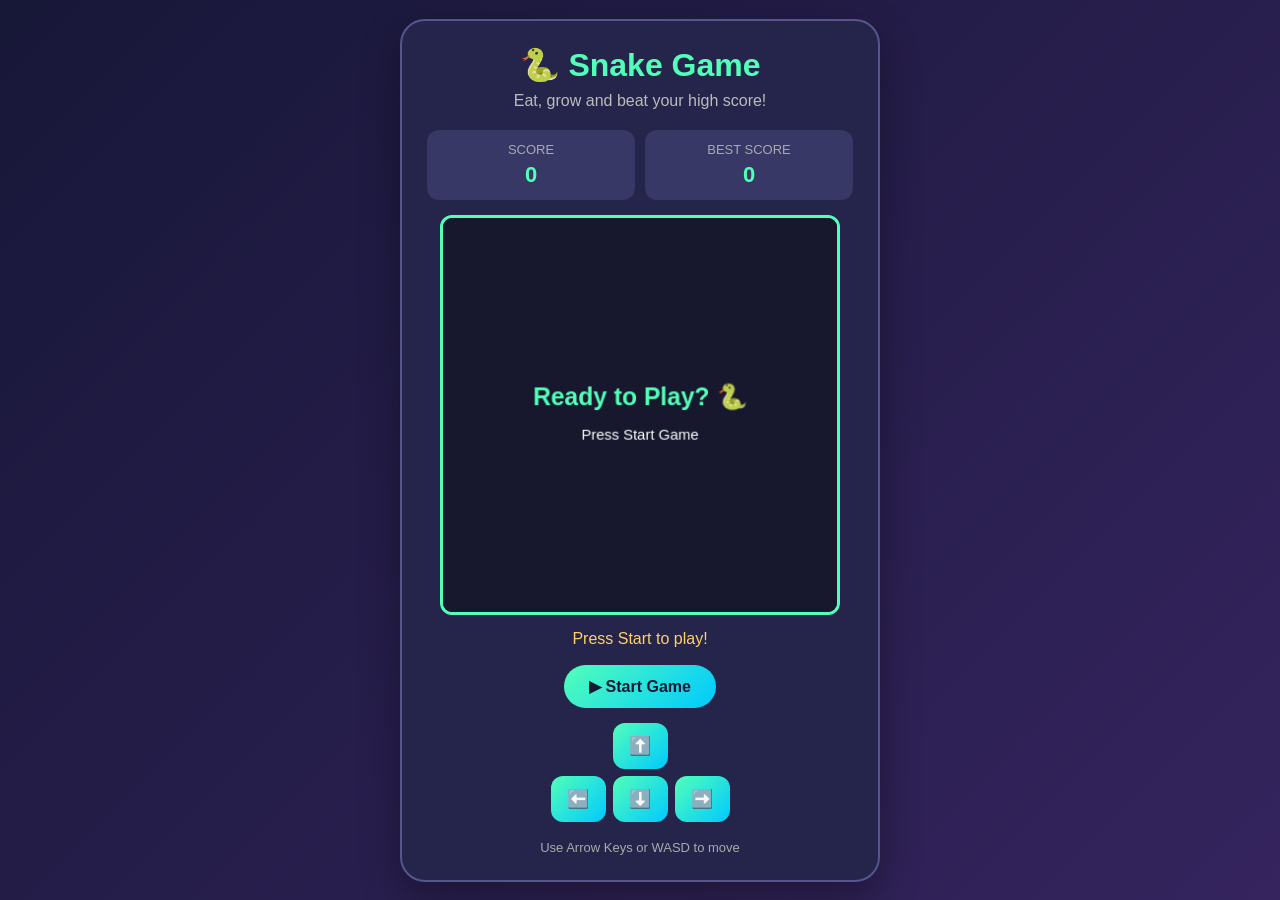
<file: snake.html>
<!DOCTYPE html>
<html lang="en">
<head>
<meta charset="UTF-8">
<meta name="viewport" content="width=device-width, initial-scale=1.0">
<title>Snake Game</title>

<style>
* {
    margin: 0;
    padding: 0;
    box-sizing: border-box;
}

body {
    min-height: 100vh;
    display: flex;
    justify-content: center;
    align-items: center;
    background: linear-gradient(135deg, #171738, #35245e);
    font-family: Arial, sans-serif;
    color: white;
}

.game-container {
    width: 90%;
    max-width: 480px;
    padding: 25px;
    background: #25254b;
    border: 2px solid #56568d;
    border-radius: 25px;
    text-align: center;
    box-shadow: 0 15px 40px #0005;
}

h1 {
    font-size: 32px;
    color: #52ffb8;
    margin-bottom: 8px;
}

.subtitle {
    color: #bbb;
    margin-bottom: 20px;
}

.score-board {
    display: flex;
    justify-content: space-between;
    margin-bottom: 15px;
    gap: 10px;
}

.score-box {
    flex: 1;
    padding: 12px;
    background: #383866;
    border-radius: 12px;
}

.score-box span {
    display: block;
    color: #aaa;
    font-size: 13px;
    margin-bottom: 5px;
}

.score-box strong {
    font-size: 22px;
    color: #52ffb8;
}

canvas {
    width: 100%;
    max-width: 400px;
    aspect-ratio: 1;
    background: #17172e;
    border: 3px solid #52ffb8;
    border-radius: 12px;
    display: block;
    margin: auto;
}

.message {
    margin: 15px 0;
    color: #ffd166;
    min-height: 20px;
}

button {
    border: none;
    padding: 12px 25px;
    border-radius: 30px;
    background: linear-gradient(135deg, #52ffb8, #00c9ff);
    color: #171738;
    font-size: 16px;
    font-weight: bold;
    cursor: pointer;
    transition: 0.2s;
}

button:hover {
    transform: scale(1.06);
}

.controls {
    margin-top: 18px;
    color: #aaa;
    font-size: 13px;
}

.mobile-controls {
    display: grid;
    grid-template-columns: repeat(3, 55px);
    justify-content: center;
    gap: 7px;
    margin-top: 15px;
}

.mobile-controls button {
    padding: 12px;
    font-size: 18px;
    border-radius: 12px;
}

.mobile-controls button:nth-child(1) {
    grid-column: 2;
}

.mobile-controls button:nth-child(2) {
    grid-column: 1;
}

.mobile-controls button:nth-child(3) {
    grid-column: 2;
}

.mobile-controls button:nth-child(4) {
    grid-column: 3;
}
</style>
</head>

<body>

<div class="game-container">

    <h1>🐍 Snake Game</h1>
    <p class="subtitle">Eat, grow and beat your high score!</p>

    <div class="score-board">
        <div class="score-box">
            <span>SCORE</span>
            <strong id="score">0</strong>
        </div>

        <div class="score-box">
            <span>BEST SCORE</span>
            <strong id="best">0</strong>
        </div>
    </div>

    <canvas id="game" width="400" height="400"></canvas>

    <p class="message" id="message">Press Start to play!</p>

    <button id="startBtn">▶ Start Game</button>

    <div class="mobile-controls">
        <button onclick="changeDirection('UP')">⬆️</button>
        <button onclick="changeDirection('LEFT')">⬅️</button>
        <button onclick="changeDirection('DOWN')">⬇️</button>
        <button onclick="changeDirection('RIGHT')">➡️</button>
    </div>

    <p class="controls">
        Use Arrow Keys or WASD to move
    </p>

</div>

<script>
const canvas = document.getElementById("game");
const ctx = canvas.getContext("2d");

const box = 20;
const total = canvas.width / box;

let snake, food, direction, nextDirection;
let score = 0;
let best = Number(localStorage.getItem("snakeBest")) || 0;
let gameLoop = null;
let running = false;
let gameOver = false;

document.getElementById("best").textContent = best;

function initGame() {
    snake = [
        {x: 10, y: 10},
        {x: 9, y: 10},
        {x: 8, y: 10}
    ];

    direction = "RIGHT";
    nextDirection = "RIGHT";
    score = 0;
    running = true;
    gameOver = false;

    document.getElementById("score").textContent = score;
    document.getElementById("message").textContent = "Good luck! 🐍";
    document.getElementById("startBtn").textContent = "↻ Restart";

    createFood();
    draw();

    clearInterval(gameLoop);
    gameLoop = setInterval(update, 120);
}

function createFood() {
    do {
        food = {
            x: Math.floor(Math.random() * total),
            y: Math.floor(Math.random() * total)
        };
    } while (snake.some(part => part.x === food.x && part.y === food.y));
}

function draw() {
    ctx.fillStyle = "#17172e";
    ctx.fillRect(0, 0, canvas.width, canvas.height);

    // Grid
    ctx.strokeStyle = "#252545";
    ctx.lineWidth = 1;

    for (let i = 0; i <= canvas.width; i += box) {
        ctx.beginPath();
        ctx.moveTo(i, 0);
        ctx.lineTo(i, canvas.height);
        ctx.stroke();

        ctx.beginPath();
        ctx.moveTo(0, i);
        ctx.lineTo(canvas.width, i);
        ctx.stroke();
    }

    // Food
    ctx.fillStyle = "#ff5c8a";
    ctx.shadowColor = "#ff5c8a";
    ctx.shadowBlur = 15;

    ctx.beginPath();
    ctx.arc(
        food.x * box + box / 2,
        food.y * box + box / 2,
        8, 0, Math.PI * 2
    );
    ctx.fill();

    ctx.shadowBlur = 0;

    // Snake
    snake.forEach((part, index) => {
        ctx.fillStyle = index === 0 ? "#52ffb8" : "#19c995";

        ctx.beginPath();
        ctx.roundRect(
            part.x * box + 2,
            part.y * box + 2,
            box - 4,
            box - 4,
            6
        );
        ctx.fill();

        if (index === 0) {
            ctx.fillStyle = "#171738";

            let eyes = [];

            if (direction === "RIGHT") eyes = [[13, 6], [13, 13]];
            if (direction === "LEFT") eyes = [[5, 6], [5, 13]];
            if (direction === "UP") eyes = [[6, 5], [13, 5]];
            if (direction === "DOWN") eyes = [[6, 13], [13, 13]];

            eyes.forEach(([x, y]) => {
                ctx.beginPath();
                ctx.arc(part.x * box + x, part.y * box + y, 2, 0, Math.PI * 2);
                ctx.fill();
            });
        }
    });
}

function update() {
    direction = nextDirection;

    const head = {...snake[0]};

    if (direction === "RIGHT") head.x++;
    if (direction === "LEFT") head.x--;
    if (direction === "UP") head.y--;
    if (direction === "DOWN") head.y++;

    // Wall collision
    if (
        head.x < 0 || head.x >= total ||
        head.y < 0 || head.y >= total
    ) {
        endGame();
        return;
    }

    const ateFood = head.x === food.x && head.y === food.y;

    // Self collision
    const body = ateFood ? snake : snake.slice(0, -1);

    if (body.some(part => part.x === head.x && part.y === head.y)) {
        endGame();
        return;
    }

    snake.unshift(head);

    if (ateFood) {
        score += 10;

        document.getElementById("score").textContent = score;

        if (score > best) {
            best = score;
            localStorage.setItem("snakeBest", best);
            document.getElementById("best").textContent = best;
        }

        createFood();
    } else {
        snake.pop();
    }

    draw();
}

function changeDirection(newDirection) {
    if (!running) return;

    const opposites = {
        UP: "DOWN",
        DOWN: "UP",
        LEFT: "RIGHT",
        RIGHT: "LEFT"
    };

    if (newDirection !== opposites[direction]) {
        nextDirection = newDirection;
    }
}

document.addEventListener("keydown", e => {
    const keys = {
        ArrowUp: "UP",
        w: "UP",
        ArrowDown: "DOWN",
        s: "DOWN",
        ArrowLeft: "LEFT",
        a: "LEFT",
        ArrowRight: "RIGHT",
        d: "RIGHT"
    };

    const key = keys[e.key] || keys[e.key.toLowerCase()];

    if (key) {
        e.preventDefault();
        changeDirection(key);
    }
});

function endGame() {
    clearInterval(gameLoop);
    running = false;
    gameOver = true;

    document.getElementById("message").textContent =
        "💥 Game Over! Your score: " + score;

    document.getElementById("startBtn").textContent = "▶ Play Again";
}

document.getElementById("startBtn").addEventListener("click", initGame);

// Initial screen
ctx.fillStyle = "#17172e";
ctx.fillRect(0, 0, canvas.width, canvas.height);

ctx.fillStyle = "#52ffb8";
ctx.font = "bold 25px Arial";
ctx.textAlign = "center";
ctx.fillText("Ready to Play? 🐍", 200, 190);

ctx.fillStyle = "#ffffff";
ctx.font = "15px Arial";
ctx.fillText("Press Start Game", 200, 225);

</script>

</body>
</html>
</file>
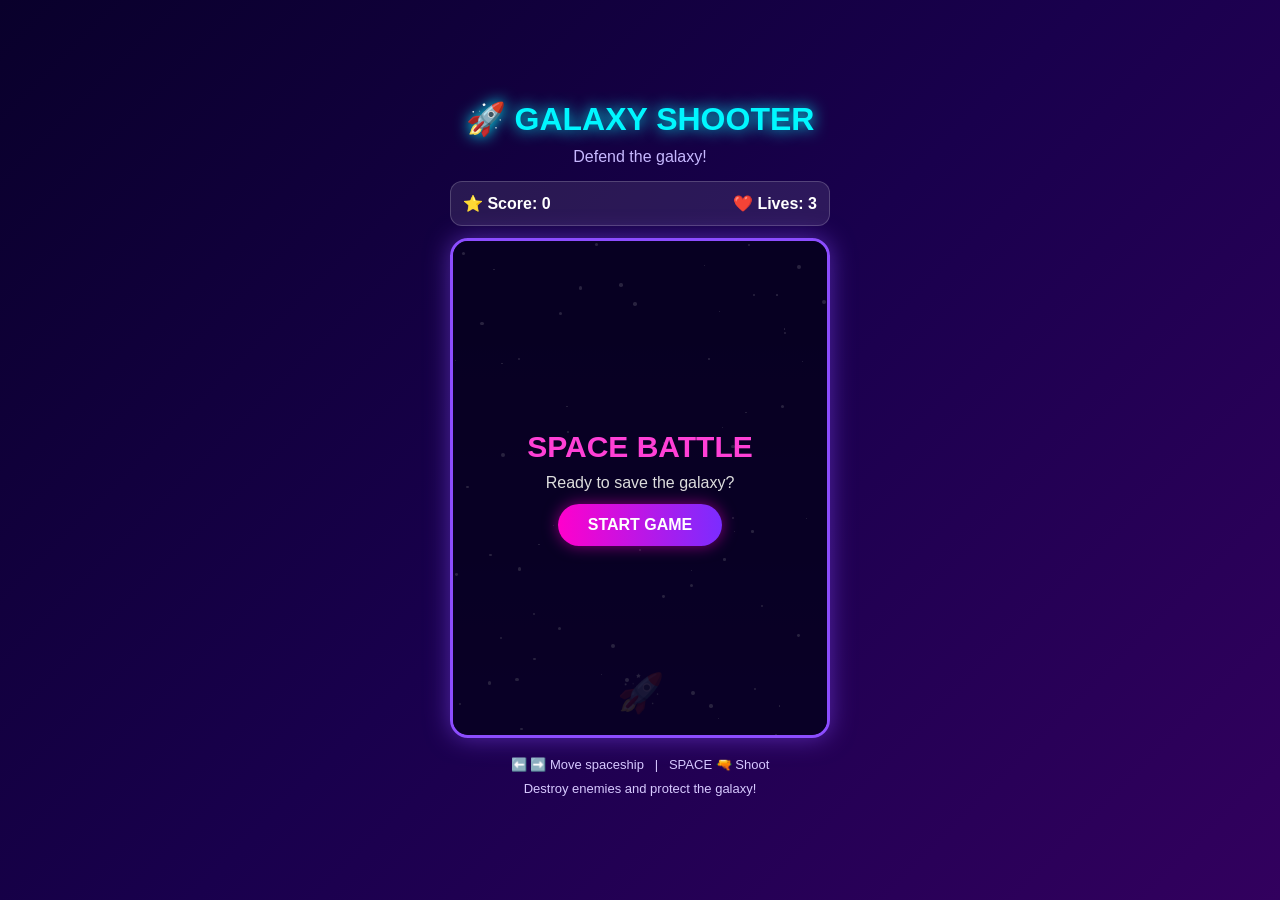
<file: spacefight.html>
<!DOCTYPE html>
<html lang="en">
<head>
<meta charset="UTF-8">
<meta name="viewport" content="width=device-width, initial-scale=1.0">
<title>Galaxy Shooter 🚀</title>

<style>
* {
    margin: 0;
    padding: 0;
    box-sizing: border-box;
}

body {
    font-family: Arial, sans-serif;
    background: linear-gradient(135deg, #09002b, #19004d, #32005e);
    color: white;
    min-height: 100vh;
    display: flex;
    justify-content: center;
    align-items: center;
    overflow: hidden;
}

.game-container {
    width: 380px;
    max-width: 95vw;
    text-align: center;
}

h1 {
    font-size: 32px;
    color: #00f7ff;
    margin-bottom: 10px;
    text-shadow: 0 0 15px #00f7ff;
}

.subtitle {
    color: #c7b8ff;
    margin-bottom: 15px;
}

.score-board {
    display: flex;
    justify-content: space-between;
    padding: 12px;
    background: #ffffff18;
    border: 1px solid #ffffff30;
    border-radius: 12px;
    margin-bottom: 12px;
    font-weight: bold;
}

.game-area {
    position: relative;
    height: 500px;
    background: linear-gradient(#080022, #160044);
    border: 3px solid #8c4dff;
    border-radius: 18px;
    overflow: hidden;
    box-shadow: 0 0 25px #8c4dff80;
}

.star {
    position: absolute;
    background: white;
    border-radius: 50%;
    animation: twinkle 1.5s infinite alternate;
}

@keyframes twinkle {
    from { opacity: 0.2; }
    to { opacity: 1; }
}

.player {
    position: absolute;
    bottom: 20px;
    left: 50%;
    transform: translateX(-50%);
    font-size: 38px;
    z-index: 3;
}

.enemy {
    position: absolute;
    font-size: 30px;
    z-index: 2;
}

.bullet {
    position: absolute;
    width: 6px;
    height: 17px;
    background: #00ffff;
    border-radius: 5px;
    box-shadow: 0 0 12px cyan;
}

.controls {
    margin-top: 15px;
    color: #d7c9ff;
    font-size: 13px;
    line-height: 1.8;
}

button {
    background: linear-gradient(90deg, #ff00cc, #7b2cff);
    border: none;
    padding: 12px 30px;
    border-radius: 30px;
    color: white;
    font-size: 16px;
    font-weight: bold;
    cursor: pointer;
    margin-top: 12px;
    box-shadow: 0 0 15px #ff00cc80;
}

button:hover {
    transform: scale(1.06);
}

.overlay {
    position: absolute;
    inset: 0;
    background: #080022dd;
    display: flex;
    flex-direction: column;
    justify-content: center;
    align-items: center;
    z-index: 10;
}

.overlay h2 {
    color: #ff40d6;
    font-size: 30px;
    margin-bottom: 10px;
}

.overlay p {
    color: #ddd;
}

.hidden {
    display: none;
}
</style>
</head>

<body>

<div class="game-container">

    <h1>🚀 GALAXY SHOOTER</h1>
    <p class="subtitle">Defend the galaxy!</p>

    <div class="score-board">
        <span>⭐ Score: <span id="score">0</span></span>
        <span>❤️ Lives: <span id="lives">3</span></span>
    </div>

    <div class="game-area" id="gameArea">

        <div class="player" id="player">🚀</div>

        <div class="overlay" id="startScreen">
            <h2>SPACE BATTLE</h2>
            <p>Ready to save the galaxy?</p>
            <button onclick="startGame()">START GAME</button>
        </div>

        <div class="overlay hidden" id="gameOver">
            <h2>GAME OVER!</h2>
            <p>Your Score: <span id="finalScore">0</span></p>
            <button onclick="startGame()">PLAY AGAIN</button>
        </div>

    </div>

    <div class="controls">
        ⬅️ ➡️ Move spaceship &nbsp; | &nbsp; SPACE 🔫 Shoot
        <br>
        Destroy enemies and protect the galaxy!
    </div>

</div>

<script>
const gameArea = document.getElementById("gameArea");
const player = document.getElementById("player");

let score = 0;
let lives = 3;
let playerX = 170;
let bullets = [];
let enemies = [];
let gameRunning = false;
let keys = {};
let gameLoop;
let enemyTimer;

const gameWidth = 380;

// Create stars
for (let i = 0; i < 70; i++) {
    const star = document.createElement("div");
    star.className = "star";
    star.style.left = Math.random() * 100 + "%";
    star.style.top = Math.random() * 100 + "%";
    star.style.width = Math.random() * 3 + 1 + "px";
    star.style.height = star.style.width;
    gameArea.appendChild(star);
}

function updatePlayer() {
    player.style.left = playerX + "px";
}

document.addEventListener("keydown", (e) => {
    keys[e.code] = true;

    if (e.code === "Space") {
        e.preventDefault();
        if (gameRunning) shoot();
    }
});

document.addEventListener("keyup", (e) => {
    keys[e.code] = false;
});

function shoot() {
    const bullet = document.createElement("div");
    bullet.className = "bullet";

    bullet.style.left = (playerX + 16) + "px";
    bullet.style.top = "425px";

    gameArea.appendChild(bullet);
    bullets.push({element: bullet, y: 425});
}

function createEnemy() {
    if (!gameRunning) return;

    const enemy = document.createElement("div");
    enemy.className = "enemy";

    const types = ["👾", "🛸", "👽", "☄️"];
    enemy.textContent = types[Math.floor(Math.random() * types.length)];

    let x = Math.random() * 330;
    enemy.style.left = x + "px";
    enemy.style.top = "-40px";

    gameArea.appendChild(enemy);

    enemies.push({
        element: enemy,
        x: x,
        y: -40
    });
}

function updateGame() {
    if (!gameRunning) return;

    // Player movement
    if (keys["ArrowLeft"] || keys["KeyA"]) {
        playerX -= 6;
    }

    if (keys["ArrowRight"] || keys["KeyD"]) {
        playerX += 6;
    }

    playerX = Math.max(0, Math.min(340, playerX));
    updatePlayer();

    // Move bullets
    bullets.forEach((bullet, index) => {
        bullet.y -= 8;
        bullet.element.style.top = bullet.y + "px";

        if (bullet.y < -20) {
            bullet.element.remove();
            bullets.splice(index, 1);
        }
    });

    // Move enemies
    enemies.forEach((enemy, index) => {
        enemy.y += 2.5;
        enemy.element.style.top = enemy.y + "px";

        // Enemy reaches player
        if (enemy.y > 440) {
            enemy.element.remove();
            enemies.splice(index, 1);
            loseLife();
        }
    });

    // Bullet collision
    bullets.forEach((bullet, bi) => {
        enemies.forEach((enemy, ei) => {
            if (
                bullet.y < enemy.y + 30 &&
                bullet.y > enemy.y - 10 &&
                bullet.element.offsetLeft > enemy.x - 15 &&
                bullet.element.offsetLeft < enemy.x + 35
            ) {
                bullet.element.remove();
                enemy.element.remove();

                bullets.splice(bi, 1);
                enemies.splice(ei, 1);

                score += 10;
                document.getElementById("score").textContent = score;
            }
        });
    });

    // Game over
    if (lives <= 0) {
        endGame();
    }
}

function loseLife() {
    lives--;
    document.getElementById("lives").textContent = lives;
}

function startGame() {
    clearInterval(gameLoop);
    clearInterval(enemyTimer);

    bullets.forEach(b => b.element.remove());
    enemies.forEach(e => e.element.remove());

    bullets = [];
    enemies = [];
    score = 0;
    lives = 3;
    playerX = 170;
    keys = {};

    document.getElementById("score").textContent = score;
    document.getElementById("lives").textContent = lives;

    document.getElementById("startScreen").classList.add("hidden");
    document.getElementById("gameOver").classList.add("hidden");

    updatePlayer();
    gameRunning = true;

    gameLoop = setInterval(updateGame, 20);
    enemyTimer = setInterval(createEnemy, 1000);
}

function endGame() {
    gameRunning = false;

    clearInterval(gameLoop);
    clearInterval(enemyTimer);

    document.getElementById("finalScore").textContent = score;
    document.getElementById("gameOver").classList.remove("hidden");
}
</script>

</body>
</html>
</file>
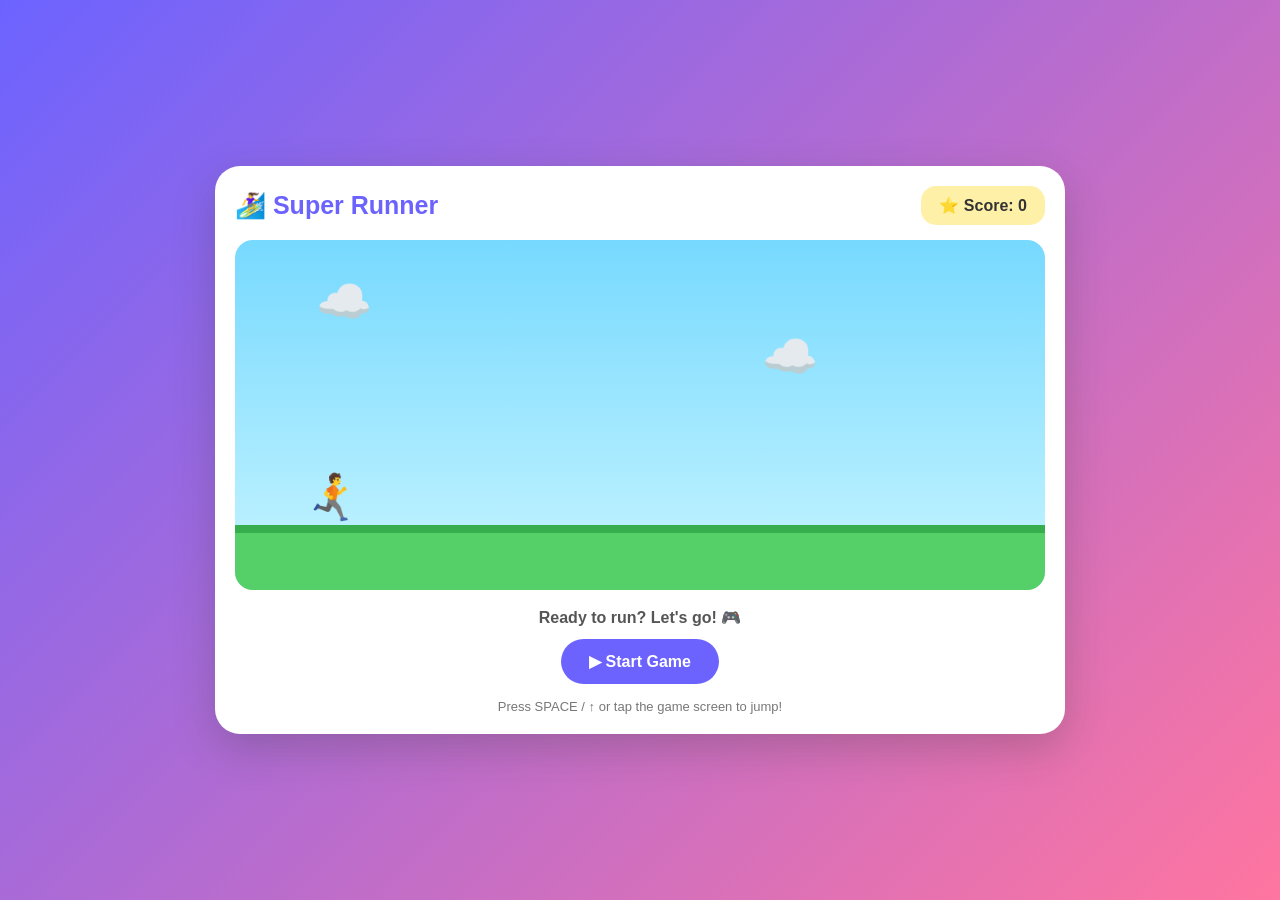
<file: superranner.html>
<!DOCTYPE html>
<html lang="en">
<head>
<meta charset="UTF-8">
<meta name="viewport" content="width=device-width, initial-scale=1.0">
<title>Super Runner Game</title>

<style>
* {
    margin: 0;
    padding: 0;
    box-sizing: border-box;
}

body {
    font-family: Arial, sans-serif;
    background: linear-gradient(135deg, #6c63ff, #ff75a0);
    min-height: 100vh;
    display: flex;
    justify-content: center;
    align-items: center;
    padding: 15px;
}

.game-container {
    width: 100%;
    max-width: 850px;
    background: white;
    padding: 20px;
    border-radius: 25px;
    box-shadow: 0 15px 40px #33333340;
}

.header {
    display: flex;
    justify-content: space-between;
    align-items: center;
    margin-bottom: 15px;
}

h1 {
    color: #6c63ff;
    font-size: 25px;
}

.score-box {
    background: #fff0a8;
    padding: 10px 18px;
    border-radius: 15px;
    font-weight: bold;
    color: #333;
}

.game-area {
    height: 350px;
    position: relative;
    overflow: hidden;
    border-radius: 18px;
    background: linear-gradient(#77d9ff, #c7f5ff);
}

.cloud {
    position: absolute;
    font-size: 45px;
    animation: clouds 12s linear infinite;
}

.cloud.one {
    top: 35px;
    left: 10%;
}

.cloud.two {
    top: 90px;
    left: 65%;
    animation-delay: -5s;
}

@keyframes clouds {
    from { transform: translateX(400px); }
    to { transform: translateX(-900px); }
}

.ground {
    position: absolute;
    bottom: 0;
    width: 100%;
    height: 65px;
    background: #55cf67;
    border-top: 8px solid #36ae4e;
}

.player {
    position: absolute;
    bottom: 65px;
    left: 70px;
    width: 48px;
    height: 55px;
    font-size: 45px;
    line-height: 55px;
    z-index: 5;
}

.jump {
    animation: jump 0.65s ease-out;
}

@keyframes jump {
    0%, 100% { bottom: 65px; }
    45% { bottom: 190px; }
}

.obstacle {
    position: absolute;
    bottom: 65px;
    font-size: 42px;
    z-index: 4;
}

.coin {
    position: absolute;
    bottom: 130px;
    font-size: 28px;
    z-index: 4;
}

.game-controls {
    text-align: center;
    padding-top: 18px;
}

button {
    border: none;
    padding: 13px 28px;
    border-radius: 30px;
    background: #6c63ff;
    color: white;
    font-size: 16px;
    font-weight: bold;
    cursor: pointer;
    transition: 0.2s;
}

button:hover {
    background: #5148df;
    transform: scale(1.05);
}

#message {
    color: #555;
    margin-bottom: 12px;
    font-weight: bold;
}

.instructions {
    margin-top: 15px;
    color: #777;
    text-align: center;
    font-size: 13px;
}

@media(max-width: 500px) {
    .game-area {
        height: 300px;
    }

    .player {
        left: 35px;
    }

    h1 {
        font-size: 19px;
    }
}
</style>
</head>

<body>

<div class="game-container">

    <div class="header">
        <h1>🏄‍♀️ Super Runner</h1>
        <div class="score-box">
            ⭐ Score: <span id="score">0</span>
        </div>
    </div>

    <div class="game-area" id="gameArea">

        <div class="cloud one">☁️</div>
        <div class="cloud two">☁️</div>

        <div class="player" id="player">🏃‍➡️</div>

        <div class="ground"></div>

    </div>

    <div class="game-controls">
        <p id="message">Ready to run? Let's go! 🎮</p>
        <button id="startBtn">▶ Start Game</button>
    </div>

    <div class="instructions">
        Press SPACE / ↑ or tap the game screen to jump!
    </div>

</div>

<script>
const gameArea = document.getElementById("gameArea");
const player = document.getElementById("player");
const scoreText = document.getElementById("score");
const message = document.getElementById("message");
const startBtn = document.getElementById("startBtn");

let score = 0;
let running = false;
let jumping = false;
let obstacles = [];
let coins = [];
let speed = 5;
let frame = 0;
let animationId;

function jump() {
    if (!running || jumping) return;

    jumping = true;
    player.classList.add("jump");

    setTimeout(() => {
        player.classList.remove("jump");
        jumping = false;
    }, 650);
}

function createObstacle() {
    const obstacle = document.createElement("div");
    obstacle.className = "obstacle";
    obstacle.innerText = ["🌵", "🪨", "🌳"][
        Math.floor(Math.random() * 3)
    ];

    obstacle.style.left = gameArea.offsetWidth + "px";
    gameArea.appendChild(obstacle);
    obstacles.push(obstacle);
}

function createCoin() {
    const coin = document.createElement("div");
    coin.className = "coin";
    coin.innerText = "🪙";

    coin.style.left = gameArea.offsetWidth + "px";
    coin.style.bottom = (100 + Math.random() * 90) + "px";

    gameArea.appendChild(coin);
    coins.push(coin);
}

function collision(a, b) {
    const r1 = a.getBoundingClientRect();
    const r2 = b.getBoundingClientRect();

    return (
        r1.left + 10 < r2.right - 10 &&
        r1.right - 10 > r2.left + 10 &&
        r1.top + 10 < r2.bottom - 10 &&
        r1.bottom - 10 > r2.top + 10
    );
}

function gameOver() {
    running = false;
    cancelAnimationFrame(animationId);

    message.innerText = "💥 Game Over! Your score: " + score;
    startBtn.innerText = "🔄 Play Again";
}

function update() {
    if (!running) return;

    frame++;

    if (frame % 95 === 0) createObstacle();
    if (frame % 130 === 0) createCoin();

    // Move obstacles
    obstacles.forEach((obstacle, index) => {
        let x = obstacle.offsetLeft - speed;
        obstacle.style.left = x + "px";

        if (collision(player, obstacle)) {
            gameOver();
        }

        if (x < -60) {
            obstacle.remove();
            obstacles.splice(index, 1);
            score += 10;
        }
    });

    // Move coins
    coins.forEach((coin, index) => {
        let x = coin.offsetLeft - speed;
        coin.style.left = x + "px";

        if (collision(player, coin)) {
            score += 20;
            coin.remove();
            coins.splice(index, 1);
        } else if (x < -40) {
            coin.remove();
            coins.splice(index, 1);
        }
    });

    scoreText.innerText = score;

    // Gradually increase difficulty
    if (frame % 500 === 0) {
        speed += 0.5;
    }

    animationId = requestAnimationFrame(update);
}

function startGame() {
    cancelAnimationFrame(animationId);

    obstacles.forEach(o => o.remove());
    coins.forEach(c => c.remove());

    obstacles = [];
    coins = [];

    score = 0;
    speed = 5;
    frame = 0;
    jumping = false;
    running = true;

    player.classList.remove("jump");
    player.style.bottom = "65px";

    scoreText.innerText = "0";
    message.innerText = "Keep running! 🏃";
    startBtn.innerText = "🔄 Restart";

    update();
}

startBtn.addEventListener("click", startGame);

document.addEventListener("keydown", (e) => {
    if (e.code === "Space" || e.code === "ArrowUp") {
        e.preventDefault();
        jump();
    }
});

gameArea.addEventListener("pointerdown", jump);

</script>

</body>
</html>
</file>
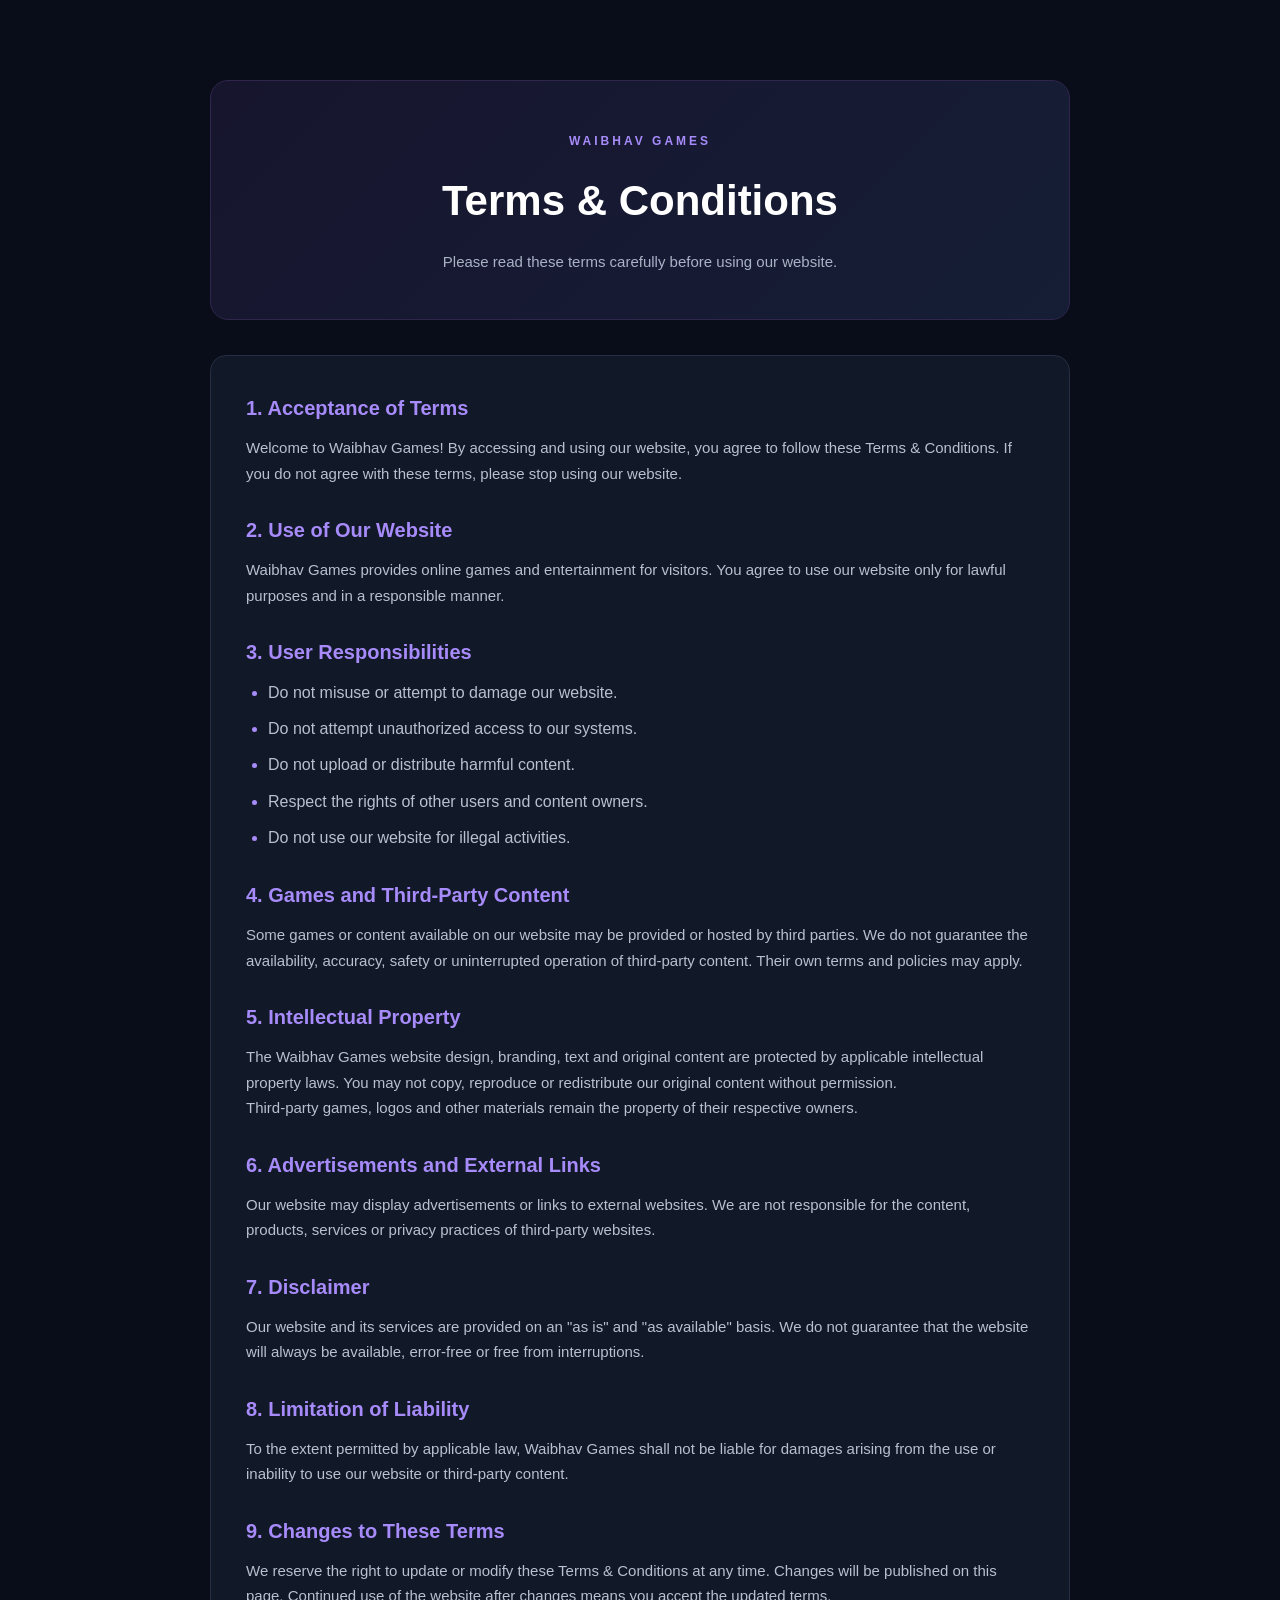
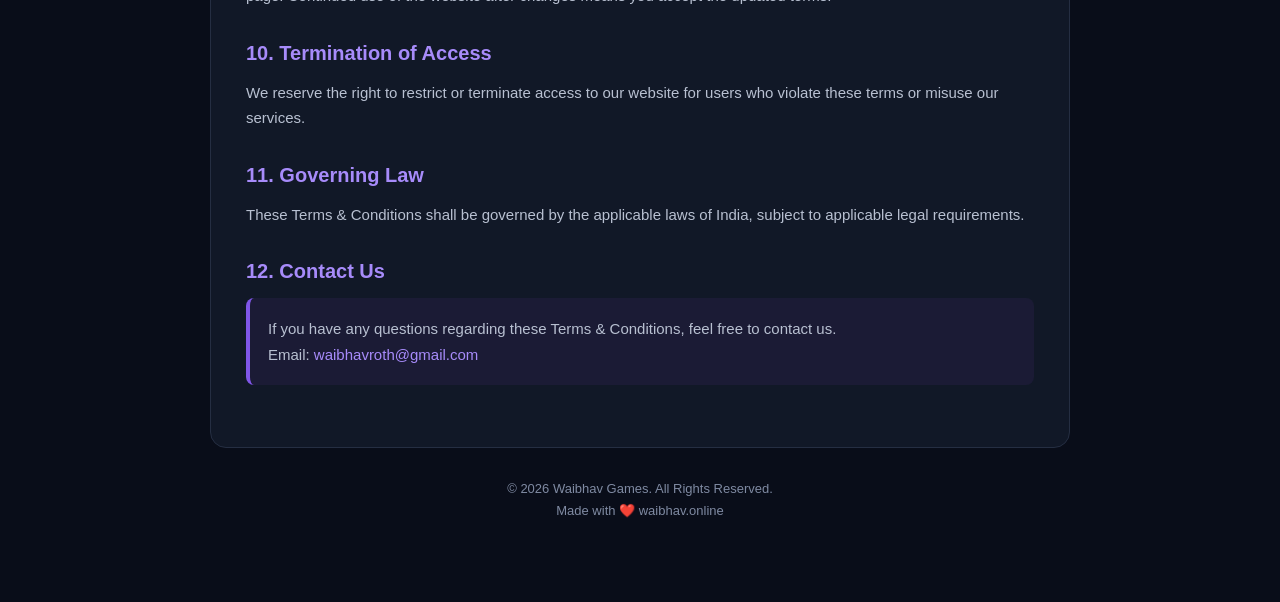
<file: term.html>
<!DOCTYPE html>
<html lang="en">
<head>
<meta charset="UTF-8">
<meta name="viewport" content="width=device-width, initial-scale=1.0">

<title>Terms & Conditions | Waibhav Games</title>

<style>
* {
  margin: 0;
  padding: 0;
  box-sizing: border-box;
}

body {
  font-family: Arial, sans-serif;
  background: #090d19;
  color: #fff;
  line-height: 1.7;
}

.terms-container {
  max-width: 900px;
  margin: 60px auto;
  padding: 20px;
}

.terms-header {
  text-align: center;
  padding: 45px 20px;
  background: linear-gradient(135deg, #17152e, #151e35);
  border: 1px solid #30254d;
  border-radius: 18px;
  margin-bottom: 35px;
}

.terms-header span {
  color: #a78bfa;
  font-size: 12px;
  font-weight: bold;
  letter-spacing: 3px;
}

.terms-header h1 {
  font-size: clamp(30px, 5vw, 42px);
  margin: 12px 0;
}

.terms-header p {
  color: #aab2c5;
  font-size: 15px;
}

.terms-content {
  background: #111827;
  border: 1px solid #252e42;
  border-radius: 16px;
  padding: 35px;
}

.terms-section {
  margin-bottom: 27px;
}

.terms-section h2 {
  color: #a78bfa;
  font-size: 20px;
  margin-bottom: 10px;
}

.terms-section p {
  color: #b8c0d1;
  font-size: 15px;
}

.terms-section ul {
  padding-left: 22px;
  color: #b8c0d1;
}

.terms-section li {
  margin-bottom: 9px;
}

.terms-section li::marker {
  color: #a78bfa;
}

.terms-contact {
  background: #1b1b35;
  border-left: 4px solid #8056e8;
  padding: 18px;
  border-radius: 8px;
}

.terms-contact a {
  color: #a78bfa;
  text-decoration: none;
}

.terms-footer {
  text-align: center;
  color: #7f8aa2;
  font-size: 13px;
  margin-top: 30px;
}

@media(max-width: 600px) {
  .terms-container {
    margin: 25px auto;
    padding: 14px;
  }

  .terms-content {
    padding: 22px;
  }

  .terms-header {
    padding: 35px 15px;
  }
}
</style>
</head>

<body>

<div class="terms-container">

  <div class="terms-header">
    <span>WAIBHAV GAMES</span>
    <h1>Terms & Conditions</h1>
    <p>Please read these terms carefully before using our website.</p>
  </div>

  <div class="terms-content">

    <div class="terms-section">
      <h2>1. Acceptance of Terms</h2>
      <p>
        Welcome to Waibhav Games! By accessing and using
        our website, you agree to follow these Terms &
        Conditions. If you do not agree with these terms,
        please stop using our website.
      </p>
    </div>

    <div class="terms-section">
      <h2>2. Use of Our Website</h2>
      <p>
        Waibhav Games provides online games and entertainment
        for visitors. You agree to use our website only for
        lawful purposes and in a responsible manner.
      </p>
    </div>

    <div class="terms-section">
      <h2>3. User Responsibilities</h2>
      <ul>
        <li>Do not misuse or attempt to damage our website.</li>
        <li>Do not attempt unauthorized access to our systems.</li>
        <li>Do not upload or distribute harmful content.</li>
        <li>Respect the rights of other users and content owners.</li>
        <li>Do not use our website for illegal activities.</li>
      </ul>
    </div>

    <div class="terms-section">
      <h2>4. Games and Third-Party Content</h2>
      <p>
        Some games or content available on our website may
        be provided or hosted by third parties. We do not
        guarantee the availability, accuracy, safety or
        uninterrupted operation of third-party content.
        Their own terms and policies may apply.
      </p>
    </div>

    <div class="terms-section">
      <h2>5. Intellectual Property</h2>
      <p>
        The Waibhav Games website design, branding, text
        and original content are protected by applicable
        intellectual property laws. You may not copy,
        reproduce or redistribute our original content
        without permission.
      </p>
      <p>
        Third-party games, logos and other materials
        remain the property of their respective owners.
      </p>
    </div>

    <div class="terms-section">
      <h2>6. Advertisements and External Links</h2>
      <p>
        Our website may display advertisements or links
        to external websites. We are not responsible for
        the content, products, services or privacy
        practices of third-party websites.
      </p>
    </div>

    <div class="terms-section">
      <h2>7. Disclaimer</h2>
      <p>
        Our website and its services are provided on an
        "as is" and "as available" basis. We do not
        guarantee that the website will always be available,
        error-free or free from interruptions.
      </p>
    </div>

    <div class="terms-section">
      <h2>8. Limitation of Liability</h2>
      <p>
        To the extent permitted by applicable law,
        Waibhav Games shall not be liable for damages
        arising from the use or inability to use our
        website or third-party content.
      </p>
    </div>

    <div class="terms-section">
      <h2>9. Changes to These Terms</h2>
      <p>
        We reserve the right to update or modify these
        Terms & Conditions at any time. Changes will
        be published on this page. Continued use of
        the website after changes means you accept
        the updated terms.
      </p>
    </div>

    <div class="terms-section">
      <h2>10. Termination of Access</h2>
      <p>
        We reserve the right to restrict or terminate
        access to our website for users who violate
        these terms or misuse our services.
      </p>
    </div>

    <div class="terms-section">
      <h2>11. Governing Law</h2>
      <p>
        These Terms & Conditions shall be governed by
        the applicable laws of India, subject to
        applicable legal requirements.
      </p>
    </div>

    <div class="terms-section">
      <h2>12. Contact Us</h2>
      <div class="terms-contact">
        <p>
          If you have any questions regarding these
          Terms & Conditions, feel free to contact us.
        </p>
        <p>
          Email:
          <a href="mailto:YOUR_EMAIL@example.com">
            waibhavroth@gmail.com
          </a>
        </p>
      </div>
    </div>

  </div>

  <div class="terms-footer">
    <p>© 2026 Waibhav Games. All Rights Reserved.</p>
    <p>Made with ❤️ waibhav.online</p>
  </div>

</div>

</body>
</html>
</file>
